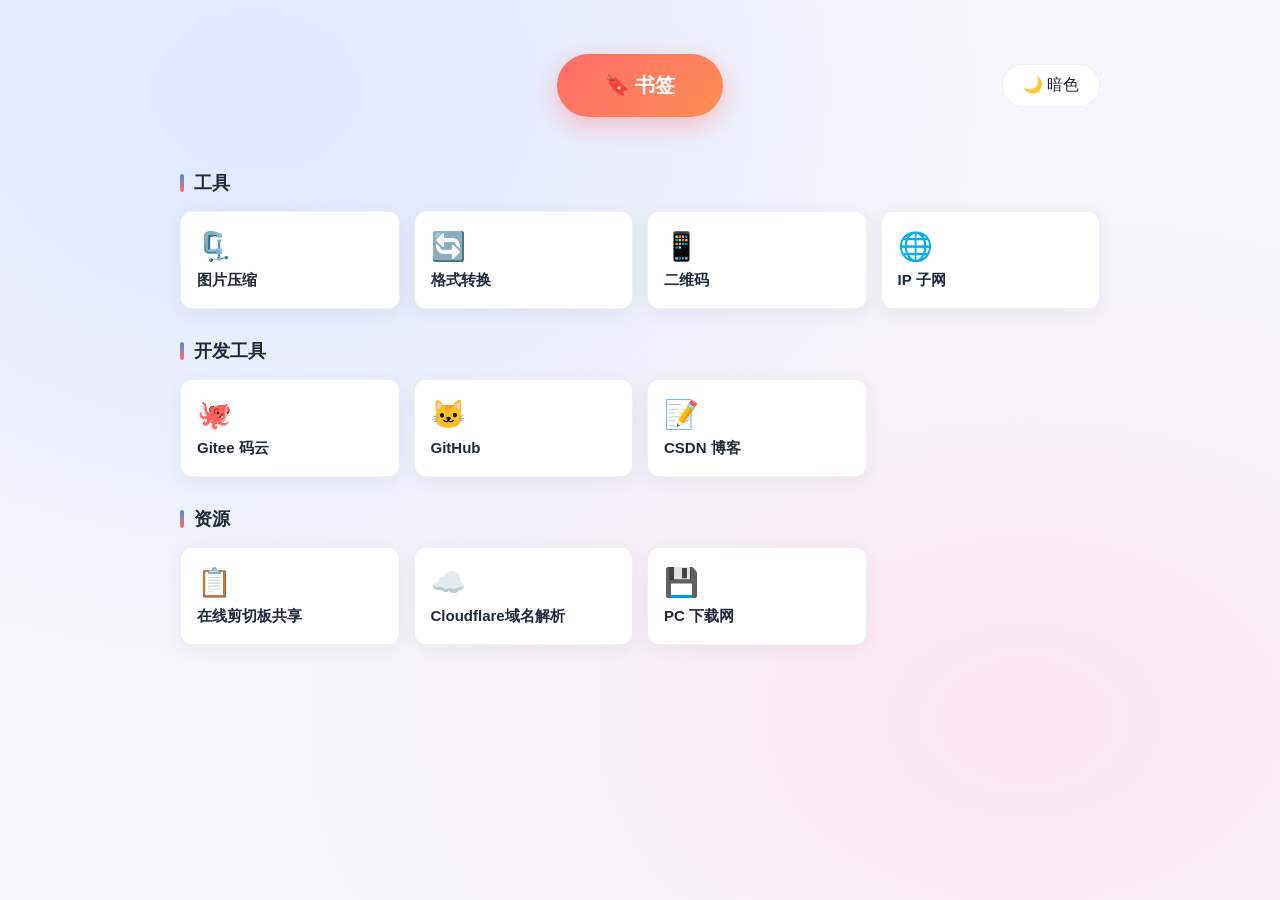
<file: index.html>
<!DOCTYPE html>
<html lang="zh-CN">
<head>
    <meta http-equiv="pragma" content="no-cache" />
    <meta http-equiv="content-type" content="no-cache, must-revalidate" />
    <meta http-equiv="expires" content="Wed, 26 Feb 1997 08:21:57 GMT" />
    <meta charset="UTF-8">
    <meta name="viewport" content="width=device-width, initial-scale=1.0">
    <title>莫移达网站</title>
    <link rel="icon" href="data:image/svg+xml,%3Csvg xmlns='http://www.w3.org/2000/svg' viewBox='0 0 100 100'%3E%3Ctext y='.9em' font-size='90'%3E%F0%9F%A7%AD%3C/text%3E%3C/svg%3E">
    <style>
        :root {
            --bg: #f4f6fb;
            --bg-grad-1: #e0e7ff;
            --bg-grad-2: #fce7f3;
            --text: #1f2937;
            --text-soft: #6b7280;
            --card: #ffffff;
            --border: rgba(0,0,0,0.06);
            --shadow: 0 4px 20px rgba(0,0,0,0.06);
            --shadow-hover: 0 10px 28px rgba(0,0,0,0.12);
            --accent: #4a90e2;
            --accent-2: #357ABD;
            --tool-1: #ff6b6b;
            --tool-2: #ff8e53;
        }
        [data-theme="dark"] {
            --bg: #0f1115;
            --bg-grad-1: #1a1d2b;
            --bg-grad-2: #2a1a2b;
            --text: #e5e7eb;
            --text-soft: #9ca3af;
            --card: #1c1f29;
            --border: rgba(255,255,255,0.08);
            --shadow: 0 4px 20px rgba(0,0,0,0.4);
            --shadow-hover: 0 10px 28px rgba(0,0,0,0.6);
            --accent: #5ea0f0;
            --accent-2: #4a8ad6;
        }
        * { box-sizing: border-box; }
        body {
            font-family: -apple-system, BlinkMacSystemFont, "Segoe UI", "PingFang SC", "Hiragino Sans GB", "Microsoft YaHei", Arial, sans-serif;
            background: var(--bg);
            background-image: radial-gradient(at 20% 10%, var(--bg-grad-1) 0%, transparent 50%),
                              radial-gradient(at 80% 80%, var(--bg-grad-2) 0%, transparent 50%);
            background-attachment: fixed;
            color: var(--text);
            margin: 0;
            padding: 0;
            min-height: 100vh;
            transition: background-color 0.3s, color 0.3s;
        }

        /* 顶部行：左 工具按钮(居中) · 右 主题切换 */
        .top-row {
            max-width: 960px;
            margin: 0 auto;
            padding: 54px 20px 24px;
            display: grid;
            grid-template-columns: 1fr auto 1fr;
            align-items: center;
        }
        .top-row .hero-inner {
            grid-column: 2;
            display: flex;
            justify-content: center;
        }
        .top-row .theme-toggle {
            grid-column: 3;
            justify-self: end;
        }
        .theme-toggle {
            background: var(--card);
            border: 1px solid var(--border);
            border-radius: 24px;
            padding: 10px 20px;
            cursor: pointer;
            font-size: 16px;
            color: var(--text);
            transition: transform 0.15s;
        }
        .theme-toggle:hover { transform: scale(1.05); }

        /* Hero（保留兼容，单纯用于空时撑高） */
        .hero {
            text-align: center;
        }
        .tool-btn {
            display: inline-block;
            padding: 18px 48px;
            font-size: 20px;
            font-weight: bold;
            border: none;
            border-radius: 50px;
            background: linear-gradient(135deg, var(--tool-1) 0%, var(--tool-2) 100%);
            color: #fff;
            cursor: pointer;
            box-shadow: 0 8px 24px rgba(255,107,107,0.4);
            transition: transform 0.2s, box-shadow 0.2s;
            text-decoration: none;
        }
        .tool-btn:hover {
            transform: translateY(-3px) scale(1.03);
            box-shadow: 0 12px 32px rgba(255,107,107,0.55);
        }

        /* 区块容器 */
        .section {
            max-width: 960px;
            margin: 30px auto;
            padding: 0 20px;
        }
        .section-title {
            display: flex;
            align-items: center;
            gap: 10px;
            font-size: 18px;
            font-weight: bold;
            color: var(--text);
            margin: 0 0 16px;
        }
        .section-title::before {
            content: '';
            display: inline-block;
            width: 4px;
            height: 18px;
            background: linear-gradient(180deg, var(--accent), var(--tool-1));
            border-radius: 2px;
        }

        /* 卡片网格 */
        .grid {
            display: grid;
            grid-template-columns: repeat(auto-fill, minmax(200px, 1fr));
            gap: 14px;
        }
        .card {
            background: var(--card);
            border: 1px solid var(--border);
            border-radius: 12px;
            padding: 18px 16px;
            text-decoration: none;
            color: var(--text);
            display: flex;
            flex-direction: column;
            align-items: flex-start;
            gap: 8px;
            box-shadow: var(--shadow);
            transition: transform 0.2s, box-shadow 0.2s, border-color 0.2s;
            cursor: pointer;
        }
        .card:hover {
            transform: translateY(-3px);
            box-shadow: var(--shadow-hover);
            border-color: var(--accent);
        }
        .card .icon {
            font-size: 28px;
        }
        .card .name {
            font-size: 15px;
            font-weight: 600;
        }
        .card .desc {
            font-size: 12px;
            color: var(--text-soft);
        }

        /* 底部 */
        @media (max-width: 600px) {
            .tool-btn { padding: 14px 32px; font-size: 17px; }
            .hero { padding: 20px 16px 16px; }
        }
    </style>
</head>
<body>
    <div class="top-row">
        <div class="hero-inner">
            <a class="tool-btn" href="bookmarks.html">🔖 书签</a>
        </div>
        <button class="theme-toggle" id="themeToggle">🌙 暗色</button>
    </div>

    <div class="section" id="tools">
        <div class="section-title">工具</div>
        <div class="grid">
            <a class="card" href="tools/image-compressor/index.html">
                <div class="icon">🗜️</div>
                <div class="name">图片压缩</div>
            </a>
            <a class="card" href="tools/image-converter/index.html">
                <div class="icon">🔄</div>
                <div class="name">格式转换</div>
            </a>
            <a class="card" href="tools/qrcode/index.html">
                <div class="icon">📱</div>
                <div class="name">二维码</div>
            </a>
            <a class="card" href="tools/ip-calculator/index.html">
                <div class="icon">🌐</div>
                <div class="name">IP 子网</div>
            </a>
        </div>
    </div>

    <div class="section">
        <div class="section-title">开发工具</div>
        <div class="grid">
            <a class="card" href="https://gitee.com/gxmyd" target="_blank">
                <div class="icon">🐙</div>
                <div class="name">Gitee 码云</div>
            </a>
            <a class="card" href="https://github.com/gxmyd" target="_blank">
                <div class="icon">🐱</div>
                <div class="name">GitHub</div>
            </a>
            <a class="card" href="https://blog.csdn.net/m0_74608954?type=blog" target="_blank">
                <div class="icon">📝</div>
                <div class="name">CSDN 博客</div>
            </a>
        </div>
    </div>

    <div class="section">
        <div class="section-title">资源</div>
        <div class="grid">
            <a class="card" href="https://easychuan.cn/" target="_blank">
                <div class="icon">📋</div>
                <div class="name">在线剪切板共享</div>
            </a>
            <a class="card" href="https://dash.cloudflare.com/" target="_blank">
                <div class="icon">☁️</div>
                <div class="name">Cloudflare域名解析</div>
            </a>
            <a class="card" href="https://www.pcsoft.com.cn/" target="_blank">
                <div class="icon">💾</div>
                <div class="name">PC 下载网</div>
            </a>
        </div>
    </div>

    <script>
    // 暗色模式
    const toggle = document.getElementById('themeToggle');
    const saved = localStorage.getItem('theme');
    if (saved === 'dark' || (!saved && window.matchMedia('(prefers-color-scheme: dark)').matches)) {
        document.documentElement.setAttribute('data-theme', 'dark');
        toggle.textContent = '☀️ 亮色';
    }
    toggle.onclick = () => {
        const isDark = document.documentElement.getAttribute('data-theme') === 'dark';
        if (isDark) {
            document.documentElement.removeAttribute('data-theme');
            localStorage.setItem('theme', 'light');
            toggle.textContent = '🌙 暗色';
        } else {
            document.documentElement.setAttribute('data-theme', 'dark');
            localStorage.setItem('theme', 'dark');
            toggle.textContent = '☀️ 亮色';
        }
    };
    </script>
</body>
</html>
</file>
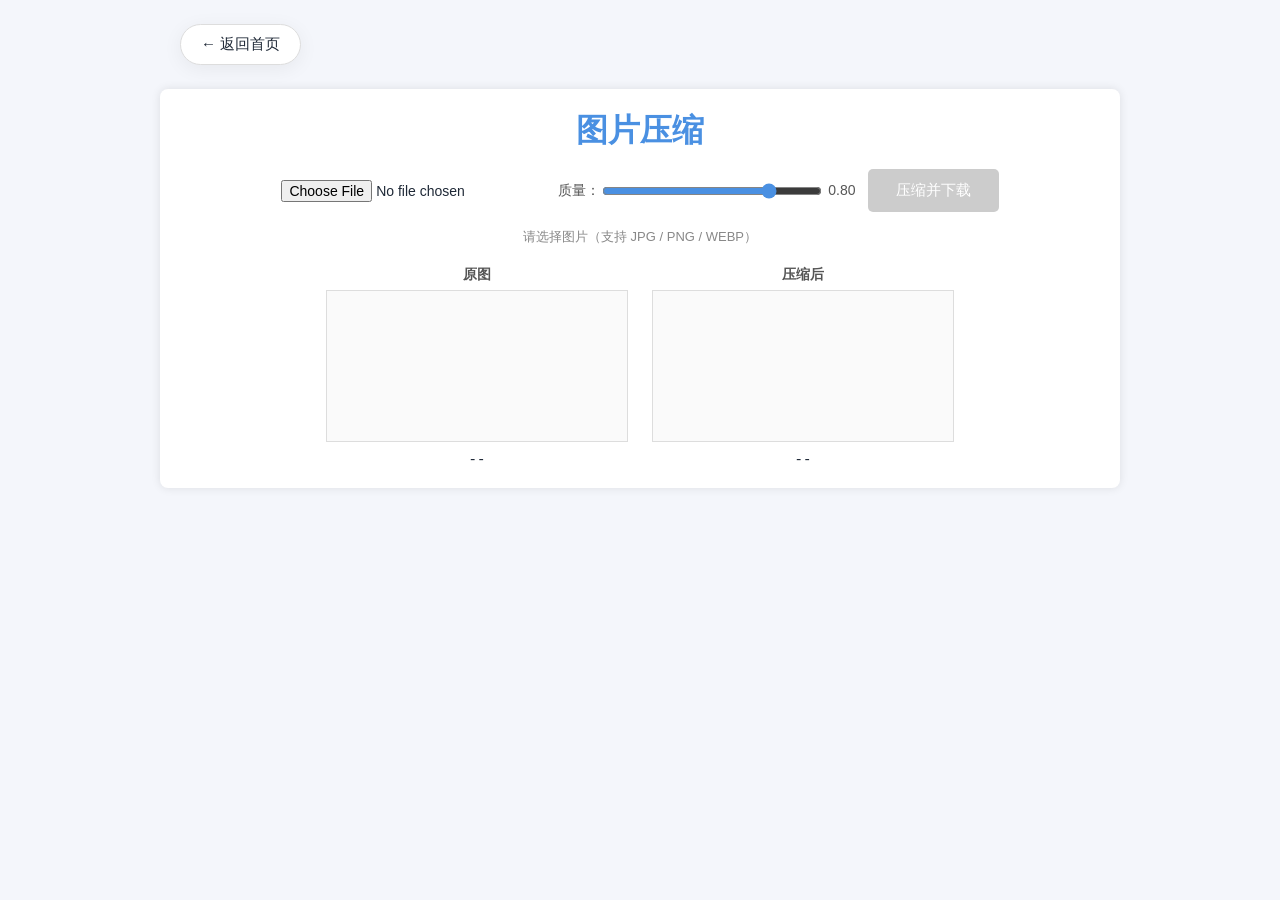
<file: tools/image-compressor/index.html>
<!DOCTYPE html>
<html lang="zh-CN">
<head>
    <meta http-equiv="pragma" content="no-cache" />
    <meta charset="UTF-8">
    <meta name="viewport" content="width=device-width, initial-scale=1.0">
    <link rel="icon" href="data:image/svg+xml,%3Csvg xmlns='http://www.w3.org/2000/svg' viewBox='0 0 100 100'%3E%3Ctext y='.9em' font-size='90'%3E%F0%9F%A7%AD%3C/text%3E%3C/svg%3E">
    <title>图片压缩</title>
        <link rel="stylesheet" href="../_theme.css">
<style>
        * { box-sizing: border-box; }
        body { font-family: Arial, sans-serif; background: var(--bg); color: var(--text);; margin: 0; padding: 0 16px 40px; }
        .topbar { max-width: 960px; margin: 20px auto 0; padding: 4px 20px;     }
        .topbar button {
            display: inline-flex;
            align-items: center;
            gap: 6px;
            padding: 10px 20px;
            font-size: 15px;
            border: 1px solid var(--border);
            border-radius: 24px;
            background: var(--card);
            color: var(--text);;
            cursor: pointer;
            box-shadow: 0 4px 20px rgba(0,0,0,0.06);
            transition: transform 0.15s, box-shadow 0.15s, border-color 0.15s, color 0.15s;
        }
        .topbar button:hover {
            transform: translateX(-2px);
            box-shadow: 0 10px 28px rgba(0,0,0,0.12);
            border-color: var(--accent);
            color: var(--accent);
        }
        .container { max-width: 960px; margin: 20px auto; padding: 20px; background: var(--card); border-radius: 8px; box-shadow: 0 0 10px rgba(0,0,0,0.1); }
        h1 { color: var(--accent); margin: 0 0 16px; text-align: center; }
        .controls { margin: 16px 0; display: flex; flex-wrap: wrap; gap: 12px; align-items: center; justify-content: center; }
        .controls label { font-size: 14px; color: var(--text-soft); }
        .controls input[type=file] { font-size: 14px; }
        .controls input[type=range] { width: 220px; vertical-align: middle; }
        .btn { padding: 12px 28px; font-size: 15px; border: none; border-radius: 5px; background: var(--accent); color: #fff; cursor: pointer; }
        .btn:hover { background: var(--accent-2); }
        .btn:disabled { background: var(--disabled-bg); cursor: not-allowed; }
        .preview { display: flex; gap: 24px; flex-wrap: wrap; justify-content: center; align-items: flex-start; margin-top: 20px; }
        .preview-block { text-align: center; }
        .preview-block h3 { margin: 0 0 6px; font-size: 14px; color: var(--text-soft); }
        .preview-block canvas { max-width: 360px; max-height: 360px; border: 1px solid var(--border); background: var(--code-bg); }
        .preview-block .size { margin-top: 6px; font-size: 14px; color: var(--text);; font-family: 'Courier New', monospace; }
        .preview-block .size .delta { font-weight: bold; }
        .preview-block .size .delta.down { color: var(--success); }
        .preview-block .size .delta.up { color: var(--warning); }
        .info { font-size: 13px; color: var(--text-mute); margin: 6px 0; text-align: center; }
    </style>
</head>
<body>
    <div class="topbar"><button onclick="window.location.href='../../index.html'">← 返回首页</button></div>
    <div class="container">
        <h1>图片压缩</h1>
        <div class="controls">
            <input type="file" id="file" accept="image/*">
            <label>质量：<input type="range" id="q" min="0.1" max="1" step="0.05" value="0.8"> <span id="qVal">0.80</span></label>
            <button class="btn" id="btn" disabled>压缩并下载</button>
        </div>
        <div class="info" id="info">请选择图片（支持 JPG / PNG / WEBP）</div>
        <div class="preview">
            <div class="preview-block">
                <h3>原图</h3>
                <canvas id="orig"></canvas>
                <div class="size" id="origSize">--</div>
            </div>
            <div class="preview-block">
                <h3>压缩后</h3>
                <canvas id="out"></canvas>
                <div class="size" id="outSize">--</div>
            </div>
        </div>
    </div>
    <script>
    const orig = document.getElementById('orig');
    const out = document.getElementById('out');
    const fileInput = document.getElementById('file');
    const qInput = document.getElementById('q');
    const qVal = document.getElementById('qVal');
    const btn = document.getElementById('btn');
    const info = document.getElementById('info');
    const origSize = document.getElementById('origSize');
    const outSize = document.getElementById('outSize');

    let img = null, origFileSize = 0, origW = 0, origH = 0;
    const MAX_DISPLAY = 360;

    qInput.oninput = () => { qVal.textContent = (+qInput.value).toFixed(2); if (img) compress(); };

    fileInput.onchange = (e) => {
        const f = e.target.files[0];
        if (!f) return;
        origFileSize = f.size;
        const i = new Image();
        i.onload = () => {
            img = i; origW = i.width; origH = i.height;
            const ratio = Math.min(1, MAX_DISPLAY / Math.max(i.width, i.height));
            orig.width = Math.round(i.width * ratio);
            orig.height = Math.round(i.height * ratio);
            orig.getContext('2d').drawImage(i, 0, 0, orig.width, orig.height);
            out.width = orig.width; out.height = orig.height;
            out.getContext('2d').drawImage(i, 0, 0, out.width, out.height);
            origSize.innerHTML = `${i.width}×${i.height} · <strong>${formatKB(origFileSize)}</strong>`;
            info.textContent = `${f.name || '未命名'} · ${i.width}×${i.height} · ${f.type || '未知格式'}`;
            compress();
            btn.disabled = false;
        };
        i.src = URL.createObjectURL(f);
    };

    function formatKB(bytes) {
        if (bytes < 1024) return bytes + ' B';
        if (bytes < 1024 * 1024) return (bytes / 1024).toFixed(1) + ' KB';
        return (bytes / 1024 / 1024).toFixed(2) + ' MB';
    }

    function compress() {
        if (!img) return;
        const q = +qInput.value;
        // PNG 不支持 quality 参数；自动切到 image/jpeg 走质量模式
        const mime = 'image/jpeg';
        out.getContext('2d').drawImage(img, 0, 0, out.width, out.height);
        out.toBlob((blob) => {
            if (!blob) { outSize.textContent = '压缩失败'; return; }
            const newKB = formatKB(blob.size);
            const delta = ((blob.size - origFileSize) / origFileSize * 100);
            const cls = delta < 0 ? 'down' : 'up';
            const sign = delta < 0 ? '' : '+';
            outSize.innerHTML = `${origW}×${origH} · <strong>${newKB}</strong> <span class="delta ${cls}">(${sign}${delta.toFixed(0)}%)</span>`;
            out._lastBlob = blob;
        }, mime, q);
    }

    btn.onclick = () => {
        if (!out._lastBlob) return;
        const url = URL.createObjectURL(out._lastBlob);
        const a = document.createElement('a');
        a.href = url;
        a.download = `compressed_${Date.now()}.jpg`;
        a.click();
        setTimeout(() => URL.revokeObjectURL(url), 1000);
    };
    </script>
    <script src="../_theme.js"></script>
</body>
</html>
</file>
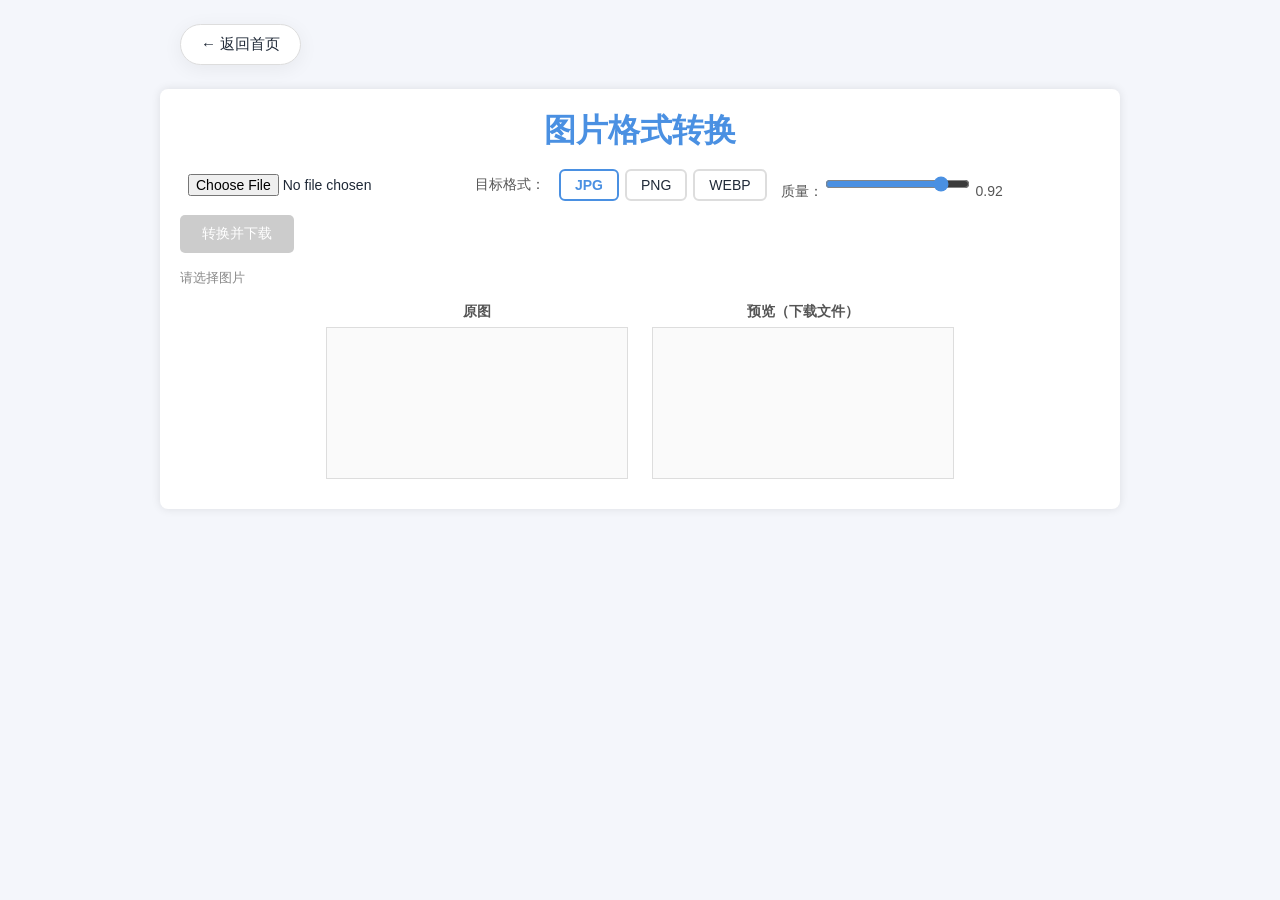
<file: tools/image-converter/index.html>
<!DOCTYPE html>
<html lang="zh-CN">
<head>
    <meta http-equiv="pragma" content="no-cache" />
    <meta charset="UTF-8">
    <meta name="viewport" content="width=device-width, initial-scale=1.0">
    <link rel="icon" href="data:image/svg+xml,%3Csvg xmlns='http://www.w3.org/2000/svg' viewBox='0 0 100 100'%3E%3Ctext y='.9em' font-size='90'%3E%F0%9F%A7%AD%3C/text%3E%3C/svg%3E">
    <title>格式转换 - JPG/PNG/WEBP</title>
        <link rel="stylesheet" href="../_theme.css">
<style>
        * { box-sizing: border-box; }
        body { font-family: Arial, sans-serif; background: var(--bg); color: var(--text);; margin: 0; padding: 0 16px 40px; }
        .topbar { max-width: 960px; margin: 20px auto 0; padding: 4px 20px;     }
        .topbar button {
            display: inline-flex;
            align-items: center;
            gap: 6px;
            padding: 10px 20px;
            font-size: 15px;
            border: 1px solid var(--border);
            border-radius: 24px;
            background: var(--card);
            color: var(--text);;
            cursor: pointer;
            box-shadow: 0 4px 20px rgba(0,0,0,0.06);
            transition: transform 0.15s, box-shadow 0.15s, border-color 0.15s, color 0.15s;
        }
        .topbar button:hover {
            transform: translateX(-2px);
            box-shadow: 0 10px 28px rgba(0,0,0,0.12);
            border-color: var(--accent);
            color: var(--accent);
        }
        .container { max-width: 960px; margin: 20px auto; padding: 20px; background: var(--card); border-radius: 8px; box-shadow: 0 0 10px rgba(0,0,0,0.1); }
        h1 { color: var(--accent); margin: 0 0 16px; text-align: center; }
        .controls { display: flex; flex-wrap: wrap; gap: 14px; align-items: center; margin: 16px 0; }
        .controls label { font-size: 14px; color: var(--text-soft); }
        select, input[type=range], input[type=file] { font-size: 14px; padding: 4px 8px; }
        .btn { padding: 10px 22px; font-size: 14px; border: none; border-radius: 5px; background: var(--accent); color: #fff; cursor: pointer; }
        .btn:hover { background: var(--accent-2); }
        .btn:disabled { background: var(--disabled-bg); cursor: not-allowed; }
        .preview { display: flex; gap: 24px; flex-wrap: wrap; justify-content: center; align-items: flex-start; margin-top: 16px; }
        .preview-block { text-align: center; }
        .preview-block h3 { margin: 0 0 6px; font-size: 14px; color: var(--text-soft); }
        .preview-block canvas { max-width: 380px; max-height: 380px; border: 1px solid var(--border); background: var(--code-bg); }
        .info { font-size: 13px; color: var(--text-mute); margin: 6px 0; }
        .formats { display: flex; gap: 6px; }
        .fmt { padding: 6px 14px; border: 2px solid var(--border); border-radius: 6px; cursor: pointer; font-size: 14px; background: var(--card); }
        .fmt.active { border-color: var(--accent); color: var(--accent); font-weight: bold; }
    </style>
</head>
<body>
    <div class="topbar"><button onclick="window.location.href='../../index.html'">← 返回首页</button></div>
    <div class="container">
        <h1>图片格式转换</h1>
        <div class="controls">
            <input type="file" id="file" accept="image/*">
            <label>目标格式：</label>
            <div class="formats">
                <div class="fmt active" data-fmt="image/jpeg">JPG</div>
                <div class="fmt" data-fmt="image/png">PNG</div>
                <div class="fmt" data-fmt="image/webp">WEBP</div>
            </div>
            <label>质量：<input type="range" id="quality" min="0.1" max="1" step="0.05" value="0.92"> <span id="qVal">0.92</span></label>
            <button class="btn" id="btn" disabled>转换并下载</button>
        </div>
        <div class="info" id="info">请选择图片</div>
        <div class="preview">
            <div class="preview-block"><h3>原图</h3><canvas id="orig"></canvas></div>
            <div class="preview-block"><h3>预览（下载文件）</h3><canvas id="out"></canvas><div class="info" id="sizeInfo"></div></div>
        </div>
    </div>
    <script>
    const origCanvas = document.getElementById('orig');
    const outCanvas = document.getElementById('out');
    const fileInput = document.getElementById('file');
    const quality = document.getElementById('quality');
    const qVal = document.getElementById('qVal');
    const btn = document.getElementById('btn');
    const info = document.getElementById('info');
    const sizeInfo = document.getElementById('sizeInfo');
    let curFmt = 'image/jpeg';
    let curImg = null;
    let curFileSize = 0;

    document.querySelectorAll('.fmt').forEach(el => {
        el.onclick = () => {
            document.querySelectorAll('.fmt').forEach(x => x.classList.remove('active'));
            el.classList.add('active');
            curFmt = el.dataset.fmt;
            quality.disabled = (curFmt === 'image/png');
            quality.style.opacity = quality.disabled ? 0.4 : 1;
            previewOut();
        };
    });
    quality.oninput = () => { qVal.textContent = (+quality.value).toFixed(2); previewOut(); };

    fileInput.onchange = (e) => {
        const f = e.target.files[0];
        if (!f) return;
        curFileSize = f.size;
        const img = new Image();
        img.onload = () => {
            curImg = img;
            const ratio = Math.min(1, 380 / Math.max(img.width, img.height));
            origCanvas.width = Math.round(img.width * ratio);
            origCanvas.height = Math.round(img.height * ratio);
            origCanvas.getContext('2d').drawImage(img, 0, 0, origCanvas.width, origCanvas.height);
            outCanvas.width = origCanvas.width;
            outCanvas.height = origCanvas.height;
            outCanvas.getContext('2d').drawImage(img, 0, 0, outCanvas.width, outCanvas.height);
            info.textContent = `原图：${img.width}×${img.height} · ${(f.size/1024).toFixed(1)} KB · ${f.type || '未知格式'}`;
            previewOut();
            btn.disabled = false;
        };
        img.src = URL.createObjectURL(f);
    };

    function previewOut() {
        if (!curImg) return;
        const q = quality.disabled ? undefined : +quality.value;
        outCanvas.toBlob((blob) => {
            if (!blob) { sizeInfo.textContent = '当前浏览器不支持此格式'; return; }
            const url = URL.createObjectURL(blob);
            const img2 = new Image();
            img2.onload = () => {
                outCanvas.getContext('2d').drawImage(img2, 0, 0, outCanvas.width, outCanvas.height);
                const ratio = curFileSize ? (blob.size / curFileSize * 100).toFixed(0) : 100;
                sizeInfo.textContent = `转换后：${(blob.size/1024).toFixed(1)} KB（约 ${ratio}% 大小）`;
                URL.revokeObjectURL(url);
            };
            img2.src = url;
        }, curFmt, q);
    }

    btn.onclick = () => {
        if (!curImg) return;
        const q = quality.disabled ? undefined : +quality.value;
        outCanvas.toBlob((blob) => {
            if (!blob) { alert('当前浏览器不支持此格式导出'); return; }
            const url = URL.createObjectURL(blob);
            const a = document.createElement('a');
            a.href = url;
            const ext = curFmt.split('/')[1].replace('jpeg', 'jpg');
            a.download = `converted_${Date.now()}.${ext}`;
            a.click();
            setTimeout(() => URL.revokeObjectURL(url), 1000);
        }, curFmt, q);
    };
    </script>
    <script src="../_theme.js"></script>
</body>
</html>
</file>
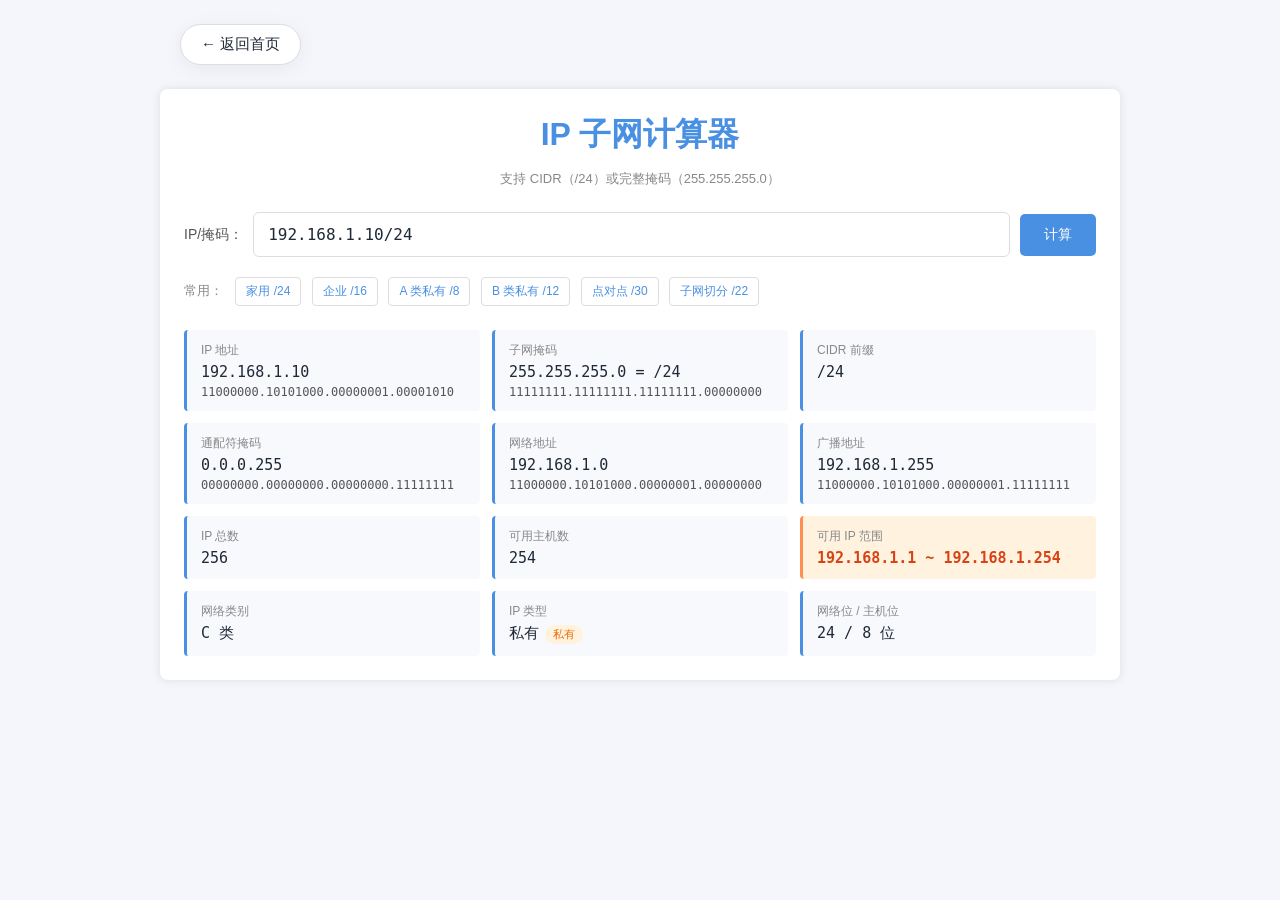
<file: tools/ip-calculator/index.html>
<!DOCTYPE html>
<html lang="zh-CN">
<head>
    <meta http-equiv="pragma" content="no-cache" />
    <meta charset="UTF-8">
    <meta name="viewport" content="width=device-width, initial-scale=1.0">
    <link rel="icon" href="data:image/svg+xml,%3Csvg xmlns='http://www.w3.org/2000/svg' viewBox='0 0 100 100'%3E%3Ctext y='.9em' font-size='90'%3E%F0%9F%A7%AD%3C/text%3E%3C/svg%3E">
    <title>IP 子网计算器</title>
        <link rel="stylesheet" href="../_theme.css">
<style>
        * { box-sizing: border-box; }
        body { font-family: -apple-system, BlinkMacSystemFont, "Segoe UI", "PingFang SC", "Microsoft YaHei", Arial, sans-serif; background: var(--bg); color: var(--text); margin: 0; padding: 0 16px 40px; }
        .topbar { max-width: 960px; margin: 20px auto 0; padding: 4px 20px;    }
        .topbar button {
            display: inline-flex;
            align-items: center;
            gap: 6px;
            padding: 10px 20px;
            font-size: 15px;
            border: 1px solid var(--border);
            border-radius: 24px;
            background: var(--card);
            color: var(--text);;
            cursor: pointer;
            box-shadow: 0 4px 20px rgba(0,0,0,0.06);
            transition: transform 0.15s, box-shadow 0.15s, border-color 0.15s, color 0.15s;
        }
        .topbar button:hover {
            transform: translateX(-2px);
            box-shadow: 0 10px 28px rgba(0,0,0,0.12);
            border-color: var(--accent);
            color: var(--accent);
        }
        .container { max-width: 960px; margin: 20px auto; padding: 24px; background: var(--card); border-radius: 8px; box-shadow: 0 0 10px rgba(0,0,0,0.1); }
        h1 { color: var(--accent); margin: 0 0 8px; text-align: center; }
        .sub { text-align: center; color: var(--text-mute); font-size: 13px; margin-bottom: 24px; }
        .input-row { display: flex; gap: 10px; align-items: center; flex-wrap: wrap; margin-bottom: 20px; }
        .input-row label { font-size: 14px; color: var(--text-soft); }
        .input-row input { flex: 1; min-width: 200px; padding: 12px 14px; font-size: 16px; font-family: 'Consolas', 'Monaco', monospace; border: 1px solid var(--border); border-radius: 6px; outline: none; }
        .input-row input:focus { border-color: var(--accent); }
        .btn { padding: 12px 24px; font-size: 14px; border: none; border-radius: 5px; background: var(--accent); color: #fff; cursor: pointer; }
        .btn:hover { background: var(--accent-2); }
        .presets { margin-bottom: 20px; }
        .presets span { font-size: 13px; color: var(--text-mute); margin-right: 8px; }
        .presets button { padding: 5px 10px; font-size: 12px; border: 1px solid var(--border); background: var(--card); color: var(--accent); border-radius: 4px; cursor: pointer; margin-right: 6px; margin-bottom: 4px; }
        .presets button:hover { background: var(--accent); color: #fff; }
        .results { display: grid; grid-template-columns: repeat(auto-fit, minmax(280px, 1fr)); gap: 12px; }
        .item { background: var(--soft-bg); border-left: 3px solid var(--accent); padding: 12px 14px; border-radius: 4px; }
        .item .lbl { font-size: 12px; color: var(--text-mute); margin-bottom: 4px; }
        .item .val { font-family: 'Consolas', 'Monaco', monospace; font-size: 15px; color: var(--text); word-break: break-all; }
        .item.highlight { background: var(--highlight-bg); border-left-color: var(--highlight-border); }
        .item.highlight .val { color: var(--highlight-text); font-weight: bold; }
        .err { background: var(--err-bg); border-left-color: var(--err-border); color: var(--err-text); padding: 12px 14px; border-radius: 4px; font-size: 14px; display: none; }
        .err.show { display: block; }
        .binary { font-size: 12px; color: var(--text-soft); margin-top: 4px; font-family: 'Consolas', 'Monaco', monospace; word-break: break-all; }
        .badge { display: inline-block; padding: 2px 8px; font-size: 11px; border-radius: 10px; margin-left: 6px; }
        .badge.pub { background: var(--pub-bg); color: var(--pub-text); }
        .badge.priv { background: var(--highlight-bg); color: var(--priv-text); }
        .badge.special { background: var(--special-bg); color: var(--special-text); }
    </style>
</head>
<body>
    <div class="topbar"><button onclick="window.location.href='../../index.html'">← 返回首页</button></div>
    <div class="container">
        <h1>IP 子网计算器</h1>
        <p class="sub">支持 CIDR（/24）或完整掩码（255.255.255.0）</p>
        <div class="input-row">
            <label>IP/掩码：</label>
            <input id="input" type="text" value="192.168.1.10/24" placeholder="例如：192.168.1.10/24 或 192.168.1.10 255.255.255.0" autocomplete="off">
            <button class="btn" id="btnCalc">计算</button>
        </div>
        <div class="presets">
            <span>常用：</span>
            <button data-v="192.168.1.1/24">家用 /24</button>
            <button data-v="192.168.0.1/16">企业 /16</button>
            <button data-v="10.0.0.1/8">A 类私有 /8</button>
            <button data-v="172.16.0.1/12">B 类私有 /12</button>
            <button data-v="192.168.1.0/30">点对点 /30</button>
            <button data-v="172.20.0.1/22">子网切分 /22</button>
        </div>
        <div id="err" class="err"></div>
        <div class="results" id="results"></div>
    </div>
    <script>
    function ipToInt(ip) {
        const parts = ip.split('.');
        if (parts.length !== 4) throw 'IP 必须是 4 段';
        let n = 0;
        for (let i = 0; i < 4; i++) {
            const p = +parts[i];
            if (!Number.isInteger(p) || p < 0 || p > 255) throw `第 ${i+1} 段 "${parts[i]}" 不合法（需 0-255）`;
            n = (n * 256) + p;
        }
        return n >>> 0;
    }
    function intToIp(n) {
        return [(n >>> 24) & 0xff, (n >>> 16) & 0xff, (n >>> 8) & 0xff, n & 0xff].join('.');
    }
    function intToBinary(n) {
        return n.toString(2).padStart(32, '0').match(/.{1,8}/g).join('.');
    }
    function cidrToMask(cidr) {
        if (cidr < 0 || cidr > 32) throw 'CIDR 必须在 0-32 之间';
        return cidr === 0 ? 0 : (0xffffffff << (32 - cidr)) >>> 0;
    }
    function maskToCidr(mask) {
        let n = 0;
        while (mask) { n += mask & 1; mask >>>= 1; }
        return n;
    }
    function getClass(first) {
        if (first < 128) return 'A';
        if (first < 192) return 'B';
        if (first < 224) return 'C';
        if (first < 240) return 'D (组播)';
        return 'E (保留)';
    }
    function getType(ipInt) {
        const first = (ipInt >>> 24) & 0xff;
        const second = (ipInt >>> 16) & 0xff;
        if (first === 10) return { tag: 'priv', label: '私有' };
        if (first === 172 && second >= 16 && second <= 31) return { tag: 'priv', label: '私有' };
        if (first === 192 && second === 168) return { tag: 'priv', label: '私有' };
        if (first === 127) return { tag: 'special', label: '回环' };
        if (first === 169 && second === 254) return { tag: 'special', label: '链路本地' };
        if (first >= 224) return { tag: 'special', label: '组播/保留' };
        if (first === 0) return { tag: 'special', label: '本网络' };
        return { tag: 'pub', label: '公网' };
    }

    function calc() {
        const raw = document.getElementById('input').value.trim();
        const errEl = document.getElementById('err');
        const res = document.getElementById('results');
        errEl.classList.remove('show');
        res.innerHTML = '';
        try {
            let ipStr, maskStr;
            if (raw.includes('/')) {
                const [ip, m] = raw.split('/').map(s => s.trim());
                ipStr = ip;
                maskStr = m;
            } else if (raw.includes(' ')) {
                const parts = raw.split(/\s+/);
                ipStr = parts[0]; maskStr = parts[1];
            } else {
                throw '请用 / 或空格分隔 IP 和掩码（例：192.168.1.10/24）';
            }
            const ipInt = ipToInt(ipStr);
            let maskInt, cidr;
            if (/^\d+$/.test(maskStr)) {
                cidr = +maskStr;
                maskInt = cidrToMask(cidr);
            } else {
                maskInt = ipToInt(maskStr);
                cidr = maskToCidr(maskInt);
                if (cidr < 0 || cidr > 32 || cidrToMask(cidr) !== maskInt) throw '掩码不合法（非连续 1）';
            }
            const network = (ipInt & maskInt) >>> 0;
            const wildcard = (~maskInt) >>> 0;
            const broadcast = (network | wildcard) >>> 0;
            const total = Math.pow(2, 32 - cidr);
            const usable = cidr >= 31 ? (cidr === 32 ? 1 : 2) : total - 2;
            const firstUsable = cidr >= 31 ? network : (network + 1) >>> 0;
            const lastUsable = cidr >= 31 ? broadcast : (broadcast - 1) >>> 0;
            const first = (ipInt >>> 24) & 0xff;
            const ipType = getType(ipInt);

            const items = [
                { lbl: 'IP 地址', val: intToIp(ipInt), bin: intToBinary(ipInt) },
                { lbl: '子网掩码', val: intToIp(maskInt) + ' = /' + cidr, bin: intToBinary(maskInt) },
                { lbl: 'CIDR 前缀', val: '/' + cidr },
                { lbl: '通配符掩码', val: intToIp(wildcard), bin: intToBinary(wildcard) },
                { lbl: '网络地址', val: intToIp(network), bin: intToBinary(network) },
                { lbl: '广播地址', val: intToIp(broadcast), bin: intToBinary(broadcast) },
                { lbl: 'IP 总数', val: total.toLocaleString() },
                { lbl: '可用主机数', val: usable.toLocaleString() + (cidr >= 31 ? '（全可用）' : '') },
                { lbl: '可用 IP 范围', val: intToIp(firstUsable) + '  ~  ' + intToIp(lastUsable), highlight: true },
                { lbl: '网络类别', val: getClass(first) + ' 类' },
                { lbl: 'IP 类型', val: ipType.label, badge: ipType },
                { lbl: '网络位 / 主机位', val: cidr + ' / ' + (32 - cidr) + ' 位' },
            ];

            for (const it of items) {
                const div = document.createElement('div');
                div.className = 'item' + (it.highlight ? ' highlight' : '');
                const badge = it.badge ? `<span class="badge ${it.badge.tag}">${it.badge.label}</span>` : '';
                div.innerHTML = `<div class="lbl">${it.lbl}</div><div class="val">${it.val}${badge}</div>` + (it.bin ? `<div class="binary">${it.bin}</div>` : '');
                res.appendChild(div);
            }
        } catch (e) {
            errEl.textContent = '❌ ' + e;
            errEl.classList.add('show');
        }
    }

    document.getElementById('btnCalc').onclick = calc;
    document.getElementById('input').addEventListener('input', calc);
    document.querySelectorAll('.presets button').forEach(b => {
        b.onclick = () => { document.getElementById('input').value = b.dataset.v; calc(); };
    });
    calc();
    </script>
    <script src="../_theme.js"></script>
</body>
</html>
</file>
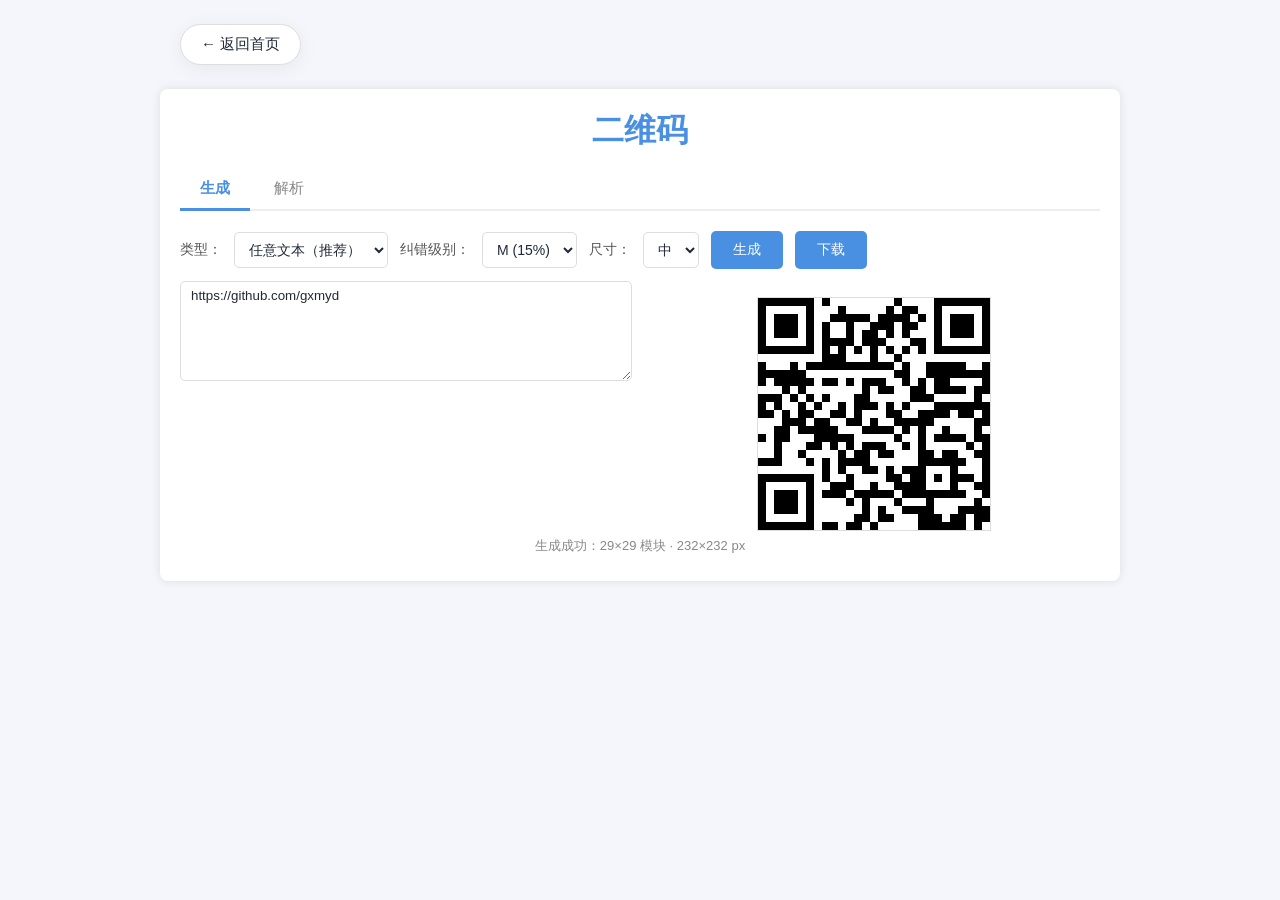
<file: tools/qrcode/index.html>
<!DOCTYPE html>
<html lang="zh-CN">
<head>
    <meta http-equiv="pragma" content="no-cache" />
    <meta charset="UTF-8">
    <meta name="viewport" content="width=device-width, initial-scale=1.0">
    <link rel="icon" href="data:image/svg+xml,%3Csvg xmlns='http://www.w3.org/2000/svg' viewBox='0 0 100 100'%3E%3Ctext y='.9em' font-size='90'%3E%F0%9F%A7%AD%3C/text%3E%3C/svg%3E">
    <title>二维码 - 生成 / 解析</title>
        <link rel="stylesheet" href="../_theme.css">
<style>
        * { box-sizing: border-box; }
        body { font-family: Arial, sans-serif; background: var(--bg); color: var(--text);; margin: 0; padding: 0 16px 40px; }
        .topbar { max-width: 960px; margin: 20px auto 0; padding: 4px 20px;     }
        .topbar button {
            display: inline-flex;
            align-items: center;
            gap: 6px;
            padding: 10px 20px;
            font-size: 15px;
            border: 1px solid var(--border);
            border-radius: 24px;
            background: var(--card);
            color: var(--text);;
            cursor: pointer;
            box-shadow: 0 4px 20px rgba(0,0,0,0.06);
            transition: transform 0.15s, box-shadow 0.15s, border-color 0.15s, color 0.15s;
        }
        .topbar button:hover {
            transform: translateX(-2px);
            box-shadow: 0 10px 28px rgba(0,0,0,0.12);
            border-color: var(--accent);
            color: var(--accent);
        }
        .container { max-width: 960px; margin: 20px auto; padding: 20px; background: var(--card); border-radius: 8px; box-shadow: 0 0 10px rgba(0,0,0,0.1); }
        h1 { color: var(--accent); margin: 0 0 16px; text-align: center; }
        .tabs { display: flex; gap: 4px; margin-bottom: 20px; border-bottom: 2px solid var(--border-soft); }
        .tab { padding: 10px 20px; cursor: pointer; border: none; background: none; font-size: 15px; color: var(--text-mute); border-bottom: 3px solid transparent; margin-bottom: -2px; }
        .tab.active { color: var(--accent); border-bottom-color: var(--accent); font-weight: bold; }
        .panel { display: none; }
        .panel.active { display: block; }
        .controls { display: flex; flex-wrap: wrap; gap: 12px; align-items: center; margin: 12px 0; }
        .controls label { font-size: 14px; color: var(--text-soft); }
        .controls input[type=text], .controls textarea, .controls select { padding: 8px 10px; font-size: 14px; }
        textarea { width: 100%; min-height: 100px; resize: vertical; }
        .btn { padding: 10px 22px; font-size: 14px; border: none; border-radius: 5px; background: var(--accent); color: #fff; cursor: pointer; }
        .btn:hover { background: var(--accent-2); }
        .btn:disabled { background: var(--disabled-bg); cursor: not-allowed; }
        .stage { display: flex; justify-content: center; margin-top: 16px; }
        .stage canvas { background: var(--card); border: 1px solid var(--border); }
        .info { font-size: 13px; color: var(--text-mute); margin: 6px 0; text-align: center; }
        .row { display: grid; grid-template-columns: 1fr 1fr; gap: 16px; }
        @media (max-width: 700px) { .row { grid-template-columns: 1fr; } }
    </style>
</head>
<body>
    <div class="topbar"><button onclick="window.location.href='../../index.html'">← 返回首页</button></div>
    <div class="container">
        <h1>二维码</h1>
        <div class="tabs">
            <button class="tab active" data-tab="gen">生成</button>
            <button class="tab" data-tab="parse">解析</button>
        </div>

        <div class="panel active" id="panel-gen">
            <div class="controls">
                <label>类型：</label>
                <select id="genType">
                    <option value="0">数字</option>
                    <option value="1">字母数字</option>
                    <option value="2">汉字（实验）</option>
                    <option value="3" selected>任意文本（推荐）</option>
                </select>
                <label>纠错级别：</label>
                <select id="ecLevel">
                    <option value="L">L (7%)</option>
                    <option value="M" selected>M (15%)</option>
                    <option value="Q">Q (25%)</option>
                    <option value="H">H (30%)</option>
                </select>
                <label>尺寸：</label>
                <select id="size">
                    <option value="4">小</option>
                    <option value="8" selected>中</option>
                    <option value="12">大</option>
                </select>
                <button class="btn" id="btnGen">生成</button>
                <button class="btn" id="btnDl" disabled>下载</button>
            </div>
            <div class="row">
                <div>
                    <textarea id="genText" placeholder="输入要生成二维码的文本或链接">https://github.com/gxmyd</textarea>
                </div>
                <div class="stage"><canvas id="genCanvas"></canvas></div>
            </div>
            <div class="info" id="genInfo">点"生成"开始</div>
        </div>

        <div class="panel" id="panel-parse">
            <div class="controls">
                <input type="file" id="qrFile" accept="image/*">
                <button class="btn" id="btnParse">解析</button>
            </div>
            <div class="row">
                <div class="stage"><canvas id="parseCanvas"></canvas></div>
                <div>
                    <div class="info" id="parseInfo">请上传二维码图片</div>
                    <textarea id="parseResult" readonly placeholder="解析结果会显示在这里"></textarea>
                </div>
            </div>
        </div>
    </div>

    <script src="lib/qrcode.min.js"></script>
    <script src="lib/jsQR.js"></script>
    <script>
    document.querySelectorAll('.tab').forEach(t => {
        t.onclick = () => {
            document.querySelectorAll('.tab').forEach(x => x.classList.remove('active'));
            document.querySelectorAll('.panel').forEach(x => x.classList.remove('active'));
            t.classList.add('active');
            document.getElementById('panel-' + t.dataset.tab).classList.add('active');
        };
    });

    // ===== 生成 =====
    const genCanvas = document.getElementById('genCanvas');
    const genInfo = document.getElementById('genInfo');
    const btnGen = document.getElementById('btnGen');
    const btnDl = document.getElementById('btnDl');

    function generate() {
        const text = document.getElementById('genText').value.trim();
        if (!text) { genInfo.textContent = '请输入内容'; return; }
        const type = +document.getElementById('genType').value;
        const ec = document.getElementById('ecLevel').value;
        const cellSize = +document.getElementById('size').value;
        try {
            const qr = qrcode(type, ec);
            qr.addData(text);
            qr.make();
            const moduleCount = qr.getModuleCount();
            const size = moduleCount * cellSize;
            genCanvas.width = size;
            genCanvas.height = size;
            const ctx = genCanvas.getContext('2d');
            ctx.fillStyle = '#fff';
            ctx.fillRect(0, 0, size, size);
            ctx.fillStyle = '#000';
            for (let r = 0; r < moduleCount; r++) {
                for (let c = 0; c < moduleCount; c++) {
                    if (qr.isDark(r, c)) ctx.fillRect(c * cellSize, r * cellSize, cellSize, cellSize);
                }
            }
            genInfo.textContent = `生成成功：${moduleCount}×${moduleCount} 模块 · ${size}×${size} px`;
            btnDl.disabled = false;
        } catch (e) {
            const msg = (e && (e.message || e.toString())) || '未知错误（可能文本过长或版本容量不足）';
            genInfo.textContent = '生成失败：' + msg;
        }
    }
    btnGen.onclick = generate;
    document.getElementById('genText').oninput = () => { btnDl.disabled = true; genInfo.textContent = '点击"生成"开始'; };
    generate();
    btnDl.onclick = () => {
        genCanvas.toBlob(b => {
            const u = URL.createObjectURL(b);
            const a = document.createElement('a'); a.href = u; a.download = `qrcode_${Date.now()}.png`; a.click();
            setTimeout(() => URL.revokeObjectURL(u), 1000);
        });
    };

    // ===== 解析 =====
    const parseCanvas = document.getElementById('parseCanvas');
    const parseInfo = document.getElementById('parseInfo');
    const parseResult = document.getElementById('parseResult');
    document.getElementById('qrFile').onchange = (e) => {
        const f = e.target.files[0]; if (!f) return;
        const img = new Image();
        img.onload = () => {
            const max = 600;
            const scale = Math.min(1, max / Math.max(img.width, img.height));
            parseCanvas.width = Math.round(img.width * scale);
            parseCanvas.height = Math.round(img.height * scale);
            parseCanvas.getContext('2d').drawImage(img, 0, 0, parseCanvas.width, parseCanvas.height);
            parseInfo.textContent = `图片：${img.width}×${img.height}`;
            parseResult.value = '';
        };
        img.src = URL.createObjectURL(f);
    };
    document.getElementById('btnParse').onclick = () => {
        if (parseCanvas.width === 0) { parseInfo.textContent = '请先上传图片'; return; }
        const ctx = parseCanvas.getContext('2d');
        const data = ctx.getImageData(0, 0, parseCanvas.width, parseCanvas.height);
        const result = jsQR(data.data, data.width, data.height);
        if (result) {
            parseResult.value = result.data;
            parseInfo.textContent = `解析成功：${result.data.length} 字符`;
        } else {
            parseInfo.textContent = '未能识别出二维码，请换张图试试';
            parseResult.value = '';
        }
    };
    </script>
    <script src="../_theme.js"></script>
</body>
</html>
</file>
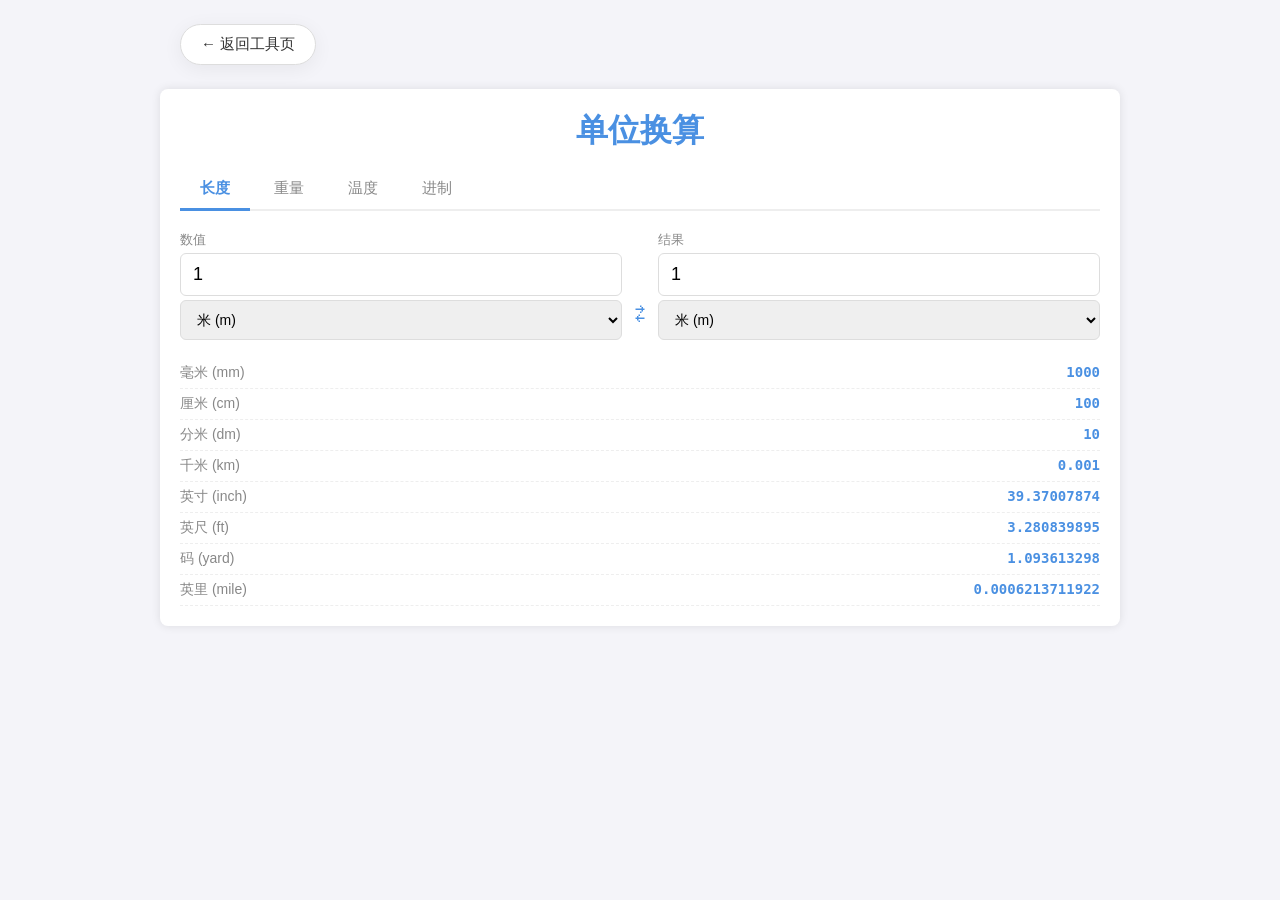
<file: tools/unit-converter/index.html>
<!DOCTYPE html>
<html lang="zh-CN">
<head>
    <meta http-equiv="pragma" content="no-cache" />
    <meta charset="UTF-8">
    <meta name="viewport" content="width=device-width, initial-scale=1.0">
    <link rel="icon" href="data:image/svg+xml,%3Csvg xmlns='http://www.w3.org/2000/svg' viewBox='0 0 100 100'%3E%3Ctext y='.9em' font-size='90'%3E%F0%9F%A7%AD%3C/text%3E%3C/svg%3E">
    <title>单位换算</title>
    <style>
        * { box-sizing: border-box; }
        body { font-family: Arial, sans-serif; background: #f4f4f9; color: #333; margin: 0; padding: 0 16px 40px; }
        .topbar { max-width: 960px; margin: 20px auto 0; padding: 4px 20px;     }
        .topbar button {
            display: inline-flex;
            align-items: center;
            gap: 6px;
            padding: 10px 20px;
            font-size: 15px;
            border: 1px solid #ddd;
            border-radius: 24px;
            background: #fff;
            color: #333;
            cursor: pointer;
            box-shadow: 0 4px 20px rgba(0,0,0,0.06);
            transition: transform 0.15s, box-shadow 0.15s, border-color 0.15s, color 0.15s;
        }
        .topbar button:hover {
            transform: translateX(-2px);
            box-shadow: 0 10px 28px rgba(0,0,0,0.12);
            border-color: #4a90e2;
            color: #4a90e2;
        }
        .container { max-width: 960px; margin: 20px auto; padding: 20px; background: #fff; border-radius: 8px; box-shadow: 0 0 10px rgba(0,0,0,0.1); }
        h1 { color: #4a90e2; margin: 0 0 16px; text-align: center; }
        .tabs { display: flex; gap: 4px; margin-bottom: 20px; border-bottom: 2px solid #eee; }
        .tab { padding: 10px 20px; cursor: pointer; border: none; background: none; font-size: 15px; color: #888; border-bottom: 3px solid transparent; margin-bottom: -2px; }
        .tab.active { color: #4a90e2; border-bottom-color: #4a90e2; font-weight: bold; }
        .panel { display: none; }
        .panel.active { display: block; }
        .conv { display: grid; grid-template-columns: 1fr auto 1fr; gap: 12px; align-items: end; }
        .conv .group { display: flex; flex-direction: column; }
        .conv label { font-size: 13px; color: #888; margin-bottom: 4px; }
        .conv input { padding: 10px 12px; font-size: 18px; border: 1px solid #ddd; border-radius: 6px; width: 100%; }
        .conv select { padding: 10px 12px; font-size: 14px; border: 1px solid #ddd; border-radius: 6px; margin-top: 4px; }
        .arrow { font-size: 24px; color: #4a90e2; padding-bottom: 12px; text-align: center; }
        .batch { margin-top: 18px; }
        .batch-row { display: flex; justify-content: space-between; padding: 6px 0; border-bottom: 1px dashed #eee; font-size: 14px; }
        .batch-row span:first-child { color: #888; }
        .batch-row span:last-child { font-weight: bold; color: #4a90e2; font-family: monospace; }
        .info { font-size: 13px; color: #888; margin: 6px 0; }
    </style>
</head>
<body>
    <div class="topbar"><button onclick="window.location.href='../../index.html'">← 返回工具页</button></div>
    <div class="container">
        <h1>单位换算</h1>
        <div class="tabs">
            <button class="tab active" data-tab="length">长度</button>
            <button class="tab" data-tab="weight">重量</button>
            <button class="tab" data-tab="temp">温度</button>
            <button class="tab" data-tab="base">进制</button>
        </div>

        <div class="panel active" id="panel-length">
            <div class="conv">
                <div class="group">
                    <label>数值</label>
                    <input type="number" id="len-val" value="1">
                    <select id="len-from"></select>
                </div>
                <div class="arrow">⇄</div>
                <div class="group">
                    <label>结果</label>
                    <input type="number" id="len-out" readonly>
                    <select id="len-to"></select>
                </div>
            </div>
            <div class="batch" id="len-batch"></div>
        </div>

        <div class="panel" id="panel-weight">
            <div class="conv">
                <div class="group">
                    <label>数值</label>
                    <input type="number" id="wt-val" value="1">
                    <select id="wt-from"></select>
                </div>
                <div class="arrow">⇄</div>
                <div class="group">
                    <label>结果</label>
                    <input type="number" id="wt-out" readonly>
                    <select id="wt-to"></select>
                </div>
            </div>
            <div class="batch" id="wt-batch"></div>
        </div>

        <div class="panel" id="panel-temp">
            <div class="conv">
                <div class="group">
                    <label>数值</label>
                    <input type="number" id="tmp-val" value="0">
                    <select id="tmp-from">
                        <option value="C">摄氏度 (°C)</option>
                        <option value="F">华氏度 (°F)</option>
                        <option value="K">开尔文 (K)</option>
                    </select>
                </div>
                <div class="arrow">⇄</div>
                <div class="group">
                    <label>结果</label>
                    <input type="number" id="tmp-out" readonly>
                    <select id="tmp-to">
                        <option value="C">摄氏度 (°C)</option>
                        <option value="F" selected>华氏度 (°F)</option>
                        <option value="K">开尔文 (K)</option>
                    </select>
                </div>
            </div>
        </div>

        <div class="panel" id="panel-base">
            <div class="conv">
                <div class="group">
                    <label>输入（支持小数）</label>
                    <input type="text" id="bs-val" value="255">
                    <select id="bs-from">
                        <option value="2">二进制 (2)</option>
                        <option value="8">八进制 (8)</option>
                        <option value="10" selected>十进制 (10)</option>
                        <option value="16">十六进制 (16)</option>
                    </select>
                </div>
                <div class="arrow">⇄</div>
                <div class="group">
                    <label>结果</label>
                    <input type="text" id="bs-out" readonly>
                    <select id="bs-to">
                        <option value="2" selected>二进制 (2)</option>
                        <option value="8">八进制 (8)</option>
                        <option value="10">十进制 (10)</option>
                        <option value="16">十六进制 (16)</option>
                    </select>
                </div>
            </div>
        </div>
    </div>

    <script>
    document.querySelectorAll('.tab').forEach(t => {
        t.onclick = () => {
            document.querySelectorAll('.tab').forEach(x => x.classList.remove('active'));
            document.querySelectorAll('.panel').forEach(x => x.classList.remove('active'));
            t.classList.add('active');
            document.getElementById('panel-' + t.dataset.tab).classList.add('active');
        };
    });

    // ===== 长度（基准：米）=====
    const LEN_UNITS = {
        '毫米 (mm)': 0.001,
        '厘米 (cm)': 0.01,
        '分米 (dm)': 0.1,
        '米 (m)': 1,
        '千米 (km)': 1000,
        '英寸 (inch)': 0.0254,
        '英尺 (ft)': 0.3048,
        '码 (yard)': 0.9144,
        '英里 (mile)': 1609.344,
    };
    // ===== 重量（基准：克）=====
    const WT_UNITS = {
        '毫克 (mg)': 0.001,
        '克 (g)': 1,
        '千克 (kg)': 1000,
        '吨 (t)': 1000000,
        '盎司 (oz)': 28.3495,
        '磅 (lb)': 453.592,
    };

    function fillSelect(sel, units) {
        Object.keys(units).forEach((name, i) => {
            const opt = document.createElement('option');
            opt.value = name; opt.textContent = name;
            if (name.startsWith('米 (') || name.startsWith('克 (')) opt.selected = true;
            sel.appendChild(opt);
        });
    }
    function bindConv(valId, fromId, toId, outId, batchId, units) {
        const val = document.getElementById(valId);
        const from = document.getElementById(fromId);
        const to = document.getElementById(toId);
        const out = document.getElementById(outId);
        const batch = document.getElementById(batchId);
        fillSelect(from, units); fillSelect(to, units);
        function calc() {
            const v = parseFloat(val.value);
            if (isNaN(v)) { out.value = ''; return; }
            const inMeter = v * units[from.value];
            const result = inMeter / units[to.value];
            out.value = +result.toPrecision(10);
            if (batch) {
                batch.innerHTML = '';
                Object.keys(units).forEach(name => {
                    if (name === from.value) return;
                    const r = (v * units[from.value] / units[name]);
                    const row = document.createElement('div');
                    row.className = 'batch-row';
                    row.innerHTML = `<span>${name}</span><span>${+r.toPrecision(10)}</span>`;
                    batch.appendChild(row);
                });
            }
        }
        [val, from, to].forEach(el => el.addEventListener('input', calc));
        calc();
    }
    bindConv('len-val', 'len-from', 'len-to', 'len-out', 'len-batch', LEN_UNITS);
    bindConv('wt-val', 'wt-from', 'wt-to', 'wt-out', 'wt-batch', WT_UNITS);

    // ===== 温度 =====
    const tmpVal = document.getElementById('tmp-val');
    const tmpFrom = document.getElementById('tmp-from');
    const tmpTo = document.getElementById('tmp-to');
    const tmpOut = document.getElementById('tmp-out');
    function toC(v, f) {
        if (f === 'C') return v;
        if (f === 'F') return (v - 32) * 5 / 9;
        if (f === 'K') return v - 273.15;
    }
    function fromC(c, t) {
        if (t === 'C') return c;
        if (t === 'F') return c * 9 / 5 + 32;
        if (t === 'K') return c + 273.15;
    }
    function calcTemp() {
        const v = parseFloat(tmpVal.value);
        if (isNaN(v)) { tmpOut.value = ''; return; }
        tmpOut.value = +fromC(toC(v, tmpFrom.value), tmpTo.value).toFixed(4);
    }
    [tmpVal, tmpFrom, tmpTo].forEach(el => el.addEventListener('input', calcTemp));
    calcTemp();

    // ===== 进制 =====
    const bsVal = document.getElementById('bs-val');
    const bsFrom = document.getElementById('bs-from');
    const bsTo = document.getElementById('bs-to');
    const bsOut = document.getElementById('bs-out');
    function calcBase() {
        const raw = bsVal.value.trim();
        if (!raw) { bsOut.value = ''; return; }
        const from = +bsFrom.value, to = +bsTo.value;
        try {
            // 处理小数：把小数部分按目标进制展开
            const [intPart, fracPart] = raw.split('.');
            const intDec = parseInt(intPart || '0', from);
            if (isNaN(intDec)) throw '整数部分不合法';
            let result = intDec.toString(to).toUpperCase();
            if (fracPart) {
                if (to !== 10) {
                    // 先转十进制小数
                    let dec = intDec;
                    for (let i = 0; i < fracPart.length; i++) {
                        const d = parseInt(fracPart[i], from);
                        if (isNaN(d)) throw '小数部分不合法';
                        dec += d * Math.pow(from, -(i + 1));
                    }
                    // 再转目标进制
                    let fracStr = '';
                    let v = dec - Math.floor(dec);
                    for (let i = 0; i < 12; i++) {
                        v *= to;
                        const d = Math.floor(v);
                        fracStr += d.toString(to).toUpperCase();
                        v -= d;
                        if (v < 1e-12) break;
                    }
                    result = result + '.' + fracStr;
                } else {
                    let fracVal = 0;
                    for (let i = 0; i < fracPart.length; i++) {
                        const d = parseInt(fracPart[i], from);
                        if (isNaN(d)) throw '小数部分不合法';
                        fracVal += d * Math.pow(from, -(i + 1));
                    }
                    result = result + '.' + (intDec + fracVal).toString().split('.')[1] || '';
                    // 简单：直接拼
                    const total = intDec + fracVal;
                    result = total.toString();
                }
            }
            bsOut.value = result;
        } catch (e) {
            bsOut.value = '错误: ' + e;
        }
    }
    [bsVal, bsFrom, bsTo].forEach(el => el.addEventListener('input', calcBase));
    calcBase();
    </script>
</body>
</html>
</file>
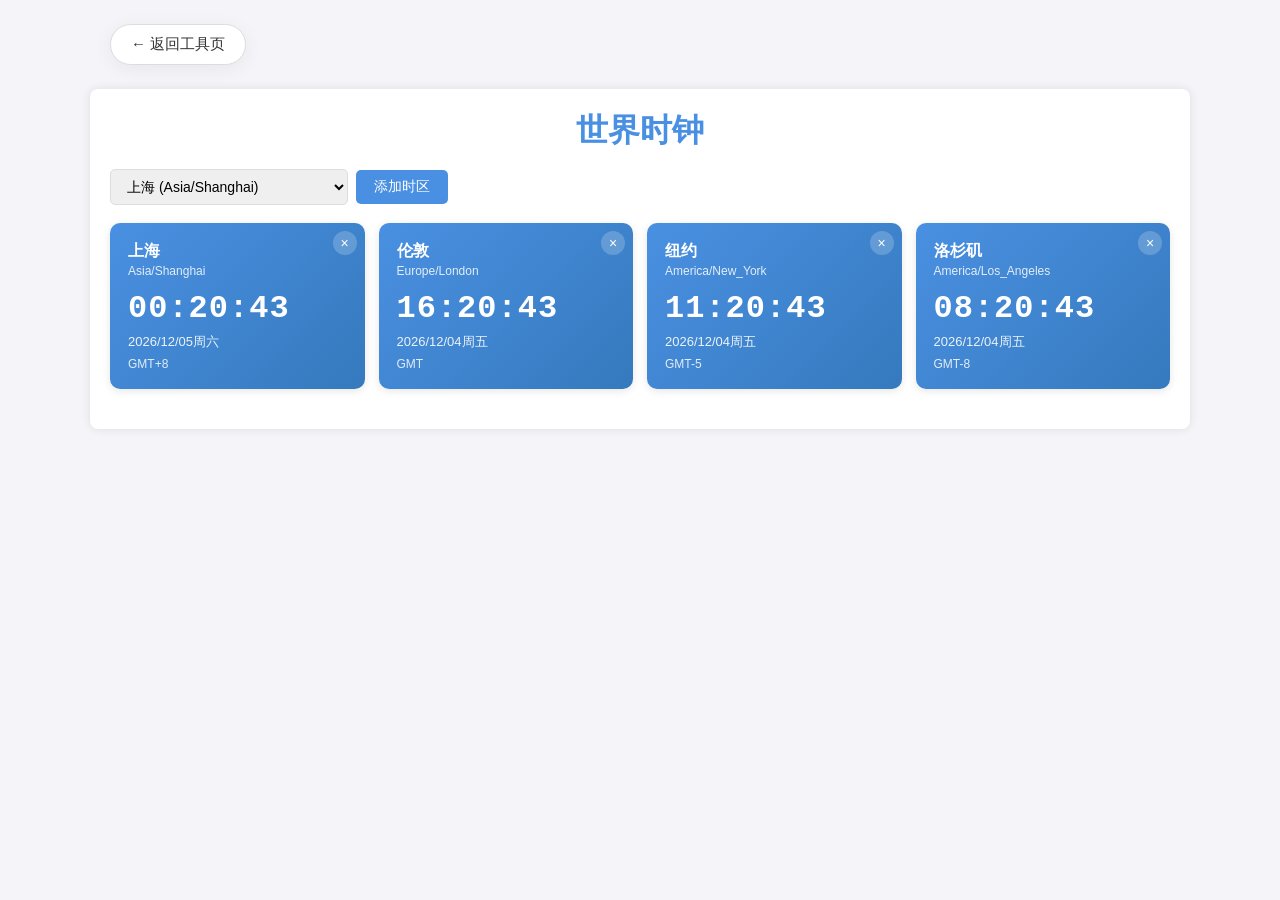
<file: tools/world-clock/index.html>
<!DOCTYPE html>
<html lang="zh-CN">
<head>
    <meta http-equiv="pragma" content="no-cache" />
    <meta charset="UTF-8">
    <meta name="viewport" content="width=device-width, initial-scale=1.0">
    <link rel="icon" href="data:image/svg+xml,%3Csvg xmlns='http://www.w3.org/2000/svg' viewBox='0 0 100 100'%3E%3Ctext y='.9em' font-size='90'%3E%F0%9F%A7%AD%3C/text%3E%3C/svg%3E">
    <title>世界时钟</title>
    <style>
        * { box-sizing: border-box; }
        body { font-family: Arial, sans-serif; background: #f4f4f9; color: #333; margin: 0; padding: 0 16px 40px; }
        .topbar { max-width: 1100px; margin: 20px auto 0; padding: 4px 20px;     }
        .topbar button {
            display: inline-flex;
            align-items: center;
            gap: 6px;
            padding: 10px 20px;
            font-size: 15px;
            border: 1px solid #ddd;
            border-radius: 24px;
            background: #fff;
            color: #333;
            cursor: pointer;
            box-shadow: 0 4px 20px rgba(0,0,0,0.06);
            transition: transform 0.15s, box-shadow 0.15s, border-color 0.15s, color 0.15s;
        }
        .topbar button:hover {
            transform: translateX(-2px);
            box-shadow: 0 10px 28px rgba(0,0,0,0.12);
            border-color: #4a90e2;
            color: #4a90e2;
        }
        .container { max-width: 1100px; margin: 20px auto; padding: 20px; background: #fff; border-radius: 8px; box-shadow: 0 0 10px rgba(0,0,0,0.1); }
        h1 { color: #4a90e2; margin: 0 0 16px; text-align: center; }
        .add-bar { display: flex; gap: 8px; margin-bottom: 18px; flex-wrap: wrap; align-items: center; }
        .add-bar select { padding: 8px 12px; font-size: 14px; border: 1px solid #ddd; border-radius: 5px; }
        .btn { padding: 8px 18px; font-size: 14px; border: none; border-radius: 5px; background: #4a90e2; color: #fff; cursor: pointer; }
        .btn:hover { background: #357ABD; }
        .grid { display: grid; grid-template-columns: repeat(auto-fill, minmax(240px, 1fr)); gap: 14px; }
        .card { background: linear-gradient(135deg, #4a90e2 0%, #357ABD 100%); color: #fff; padding: 18px; border-radius: 10px; box-shadow: 0 2px 8px rgba(0,0,0,0.1); position: relative; }
        .card .city { font-size: 16px; font-weight: bold; }
        .card .tz { font-size: 12px; opacity: 0.85; margin-top: 2px; }
        .card .time { font-size: 32px; font-family: 'Courier New', monospace; font-weight: bold; margin: 12px 0 6px; letter-spacing: 1px; }
        .card .date { font-size: 13px; opacity: 0.9; }
        .card .offset { font-size: 12px; opacity: 0.85; margin-top: 6px; }
        .card .rm { position: absolute; top: 8px; right: 8px; background: rgba(255,255,255,0.2); border: none; color: #fff; width: 24px; height: 24px; border-radius: 50%; cursor: pointer; font-size: 14px; line-height: 1; }
        .card .rm:hover { background: rgba(255,255,255,0.4); }
        .info { font-size: 13px; color: #888; text-align: center; margin-top: 20px; }
    </style>
</head>
<body>
    <div class="topbar"><button onclick="window.location.href='../../index.html'">← 返回工具页</button></div>
    <div class="container">
        <h1>世界时钟</h1>
        <div class="add-bar">
            <select id="tzSelect"></select>
            <button class="btn" id="btnAdd">添加时区</button>
        </div>
        <div class="grid" id="grid"></div>
        <div class="info" id="info"></div>
    </div>
    <script>
    const TZ_CITIES = {
        'Asia/Shanghai': '上海',
        'Asia/Tokyo': '东京',
        'Asia/Singapore': '新加坡',
        'Asia/Dubai': '迪拜',
        'Asia/Kolkata': '孟买',
        'Europe/London': '伦敦',
        'Europe/Paris': '巴黎',
        'Europe/Berlin': '柏林',
        'Europe/Moscow': '莫斯科',
        'America/New_York': '纽约',
        'America/Chicago': '芝加哥',
        'America/Los_Angeles': '洛杉矶',
        'America/Sao_Paulo': '圣保罗',
        'Australia/Sydney': '悉尼',
        'Pacific/Auckland': '奥克兰',
        'UTC': 'UTC',
    };
    const DEFAULT_ZONES = ['Asia/Shanghai', 'Europe/London', 'America/New_York', 'America/Los_Angeles'];
    const STORAGE_KEY = 'worldClockZones';
    let zones = [];

    const grid = document.getElementById('grid');
    const tzSelect = document.getElementById('tzSelect');
    const info = document.getElementById('info');

    function loadZones() {
        try {
            const saved = localStorage.getItem(STORAGE_KEY);
            zones = saved ? JSON.parse(saved) : [...DEFAULT_ZONES];
        } catch { zones = [...DEFAULT_ZONES]; }
    }
    function saveZones() {
        localStorage.setItem(STORAGE_KEY, JSON.stringify(zones));
    }
    function fillSelect() {
        tzSelect.innerHTML = '';
        Object.keys(TZ_CITIES).forEach(tz => {
            const opt = document.createElement('option');
            opt.value = tz; opt.textContent = `${TZ_CITIES[tz]} (${tz})`;
            tzSelect.appendChild(opt);
        });
    }
    function offsetStr(tz) {
        const now = new Date();
        const fmt = new Intl.DateTimeFormat('en-US', { timeZone: tz, timeZoneName: 'shortOffset' });
        const parts = fmt.formatToParts(now);
        const off = parts.find(p => p.type === 'timeZoneName');
        return off ? off.value : '';
    }
    function pad(n) { return n < 10 ? '0' + n : '' + n; }
    function render() {
        grid.innerHTML = '';
        if (zones.length === 0) {
            info.textContent = '没添加任何时区，从上面选一个吧';
            return;
        }
        info.textContent = '';
        const now = new Date();
        zones.forEach(tz => {
            const card = document.createElement('div');
            card.className = 'card';
            const timeFmt = new Intl.DateTimeFormat('en-GB', { timeZone: tz, hour: '2-digit', minute: '2-digit', second: '2-digit', hour12: false });
            const dateFmt = new Intl.DateTimeFormat('zh-CN', { timeZone: tz, year: 'numeric', month: '2-digit', day: '2-digit', weekday: 'short' });
            const t = timeFmt.format(now);
            const d = dateFmt.format(now);
            card.innerHTML = `
                <button class="rm" title="移除">×</button>
                <div class="city">${TZ_CITIES[tz] || tz}</div>
                <div class="tz">${tz}</div>
                <div class="time" data-tz="${tz}">${t}</div>
                <div class="date" data-tz-d="${tz}">${d}</div>
                <div class="offset">${offsetStr(tz)}</div>
            `;
            card.querySelector('.rm').onclick = () => {
                zones = zones.filter(z => z !== tz);
                saveZones();
                render();
            };
            grid.appendChild(card);
        });
    }
    function tick() {
        const now = new Date();
        zones.forEach(tz => {
            const tEl = document.querySelector(`.time[data-tz="${tz}"]`);
            const dEl = document.querySelector(`.date[data-tz-d="${tz}"]`);
            if (!tEl) return;
            const timeFmt = new Intl.DateTimeFormat('en-GB', { timeZone: tz, hour: '2-digit', minute: '2-digit', second: '2-digit', hour12: false });
            const dateFmt = new Intl.DateTimeFormat('zh-CN', { timeZone: tz, year: 'numeric', month: '2-digit', day: '2-digit', weekday: 'short' });
            tEl.textContent = timeFmt.format(now);
            dEl.textContent = dateFmt.format(now);
        });
    }

    document.getElementById('btnAdd').onclick = () => {
        const tz = tzSelect.value;
        if (!zones.includes(tz)) {
            zones.push(tz);
            saveZones();
            render();
        }
    };

    loadZones();
    fillSelect();
    render();
    setInterval(tick, 1000);
    </script>
</body>
</html>
</file>
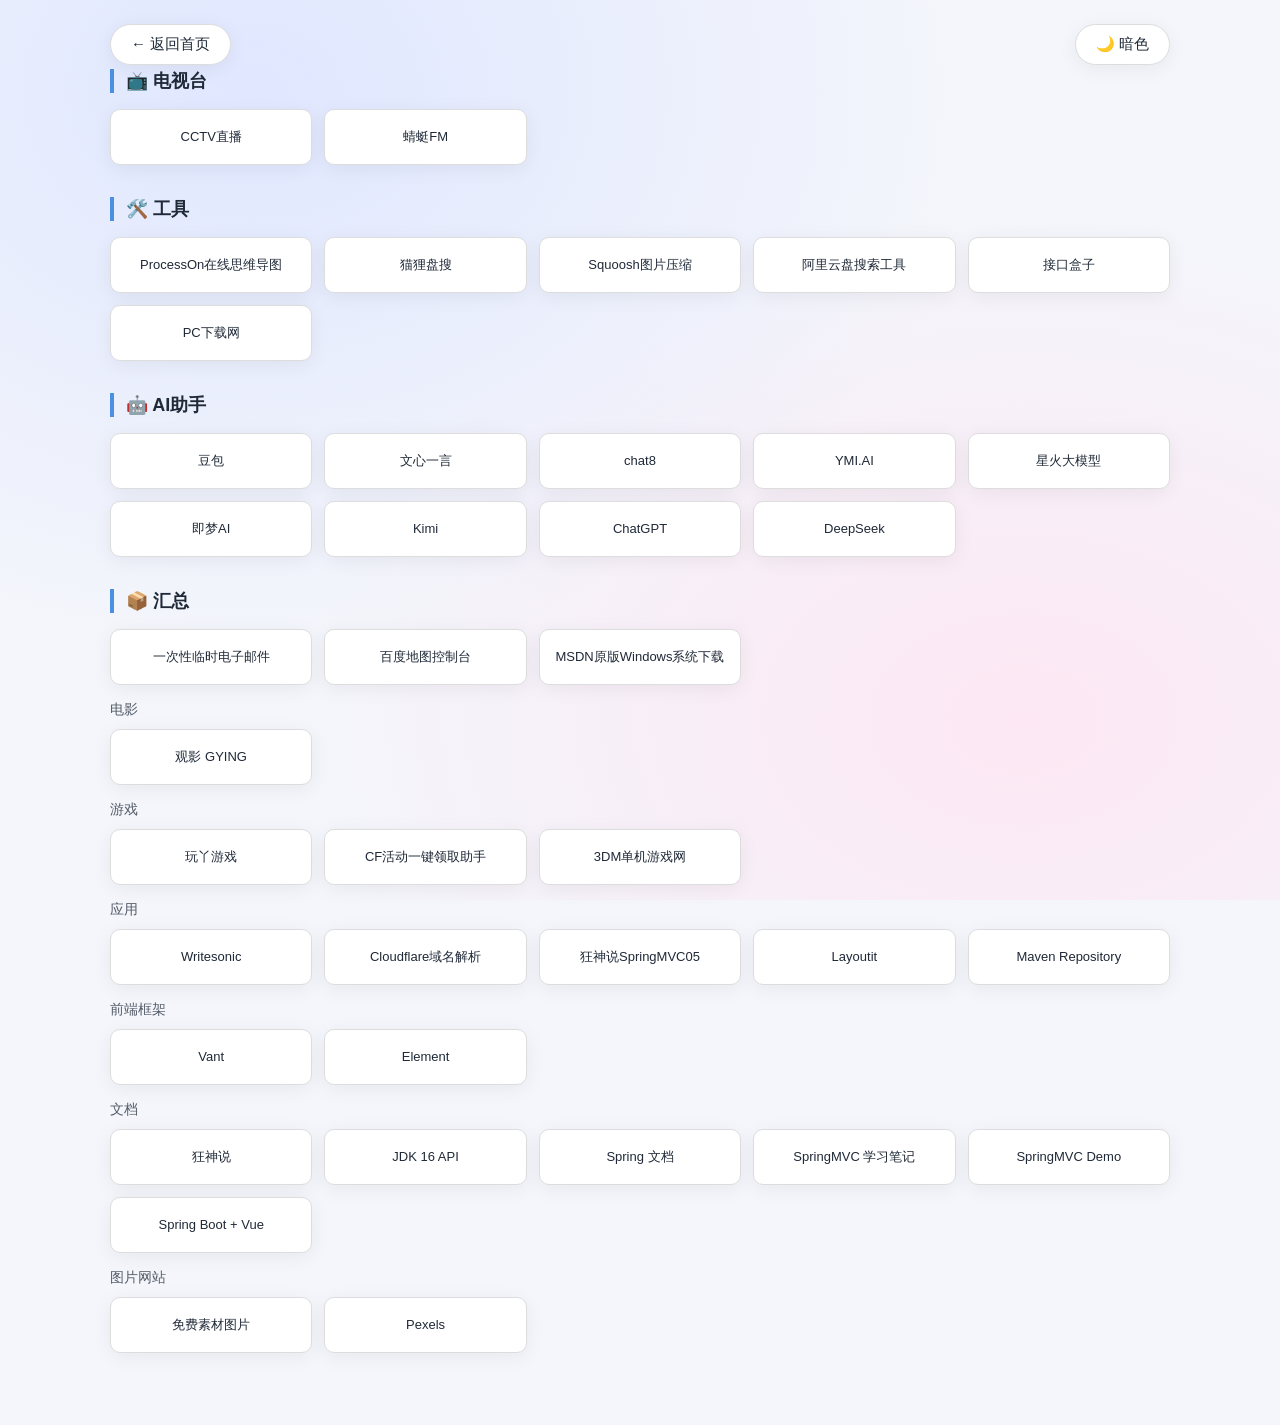
<file: bookmarks.html>
<!DOCTYPE html>
<html lang="zh-CN">
<head>
    <meta charset="UTF-8">
    <meta name="viewport" content="width=device-width, initial-scale=1.0">
    <title>🔖 书签 · 莫移达</title>
    <link rel="icon" href="data:image/svg+xml,%3Csvg xmlns='http://www.w3.org/2000/svg' viewBox='0 0 100 100'%3E%3Ctext y='.9em' font-size='90'%3E%F0%9F%93%96%3C/text%3E%3C/svg%3E">
    <link rel="stylesheet" href="tools/_theme.css">
    <style>
        * { box-sizing: border-box; }
        body { margin: 0; padding: 0 16px 40px; }
        .topbar {
            max-width: 1100px;
            margin: 20px auto 0;
            padding: 4px 20px;
            display: flex;
            justify-content: space-between;
            align-items: center;
        }
        .topbar a, .topbar button {
            display: inline-flex;
            align-items: center;
            gap: 6px;
            padding: 10px 20px;
            font-size: 15px;
            border: 1px solid var(--border);
            border-radius: 24px;
            background: var(--card);
            color: var(--text);
            cursor: pointer;
            box-shadow: var(--shadow);
            transition: transform 0.15s, box-shadow 0.15s, border-color 0.15s, color 0.15s;
            text-decoration: none;
        }
        .topbar a:hover, .topbar button:hover {
            transform: translateX(-2px);
            box-shadow: var(--shadow-hover);
            border-color: var(--accent);
            color: var(--accent);
        }
        .section { max-width: 1100px; margin: 0 auto 32px; padding: 0 20px; }
        .section-title {
            font-size: 18px;
            font-weight: 600;
            color: var(--text);
            margin: 0 0 16px;
            padding-left: 12px;
            border-left: 4px solid var(--accent);
        }
        .subsection-title {
            font-size: 14px;
            font-weight: 500;
            color: var(--text);
            opacity: 0.75;
            margin: 16px 0 10px;
        }
        .grid {
            display: grid;
            grid-template-columns: repeat(auto-fill, minmax(180px, 1fr));
            gap: 12px;
        }
        .card {
            display: flex;
            align-items: center;
            justify-content: center;
            min-height: 56px;
            padding: 12px 14px;
            background: var(--card);
            color: var(--text);
            text-decoration: none;
            border: 1px solid var(--border);
            border-radius: 10px;
            box-shadow: var(--shadow);
            transition: transform 0.15s, box-shadow 0.15s, border-color 0.15s, color 0.15s;
            text-align: center;
            word-break: break-word;
        }
        .card:hover {
            transform: translateY(-2px);
            box-shadow: var(--shadow-hover);
            border-color: var(--accent);
            color: var(--accent);
        }
        .card .name {
            font-size: 13px;
            line-height: 1.4;
        }
        @media (max-width: 600px) {
            .grid { grid-template-columns: repeat(auto-fill, minmax(140px, 1fr)); }
        }
    </style>
</head>
<body>
    <div class="topbar">
        <a href="index.html">← 返回首页</a>
        <button id="themeToggle" type="button">🌙 暗色</button>
    </div>
    <div class="section">
        <div class="section-title">📺 电视台</div>
        <div class="grid">
          <a class="card" href="https://tv.cctv.com/live/index.shtml?spm=C28340.PdNvWY0LYxCP.E3alv6pYzpwM.1" target="_blank" rel="noopener">
            <div class="name">CCTV直播</div>
          </a>
          <a class="card" href="https://www.qtfm.cn/radiopage/3/1" target="_blank" rel="noopener">
            <div class="name">蜻蜓FM</div>
          </a>
        </div>
    </div>

    <div class="section">
        <div class="section-title">🛠️ 工具</div>
        <div class="grid">
          <a class="card" href="https://www.processon.com/" target="_blank" rel="noopener">
            <div class="name">ProcessOn在线思维导图</div>
          </a>
          <a class="card" href="https://www.alipansou.com/" target="_blank" rel="noopener">
            <div class="name">猫狸盘搜</div>
          </a>
          <a class="card" href="https://squoosh.app/" target="_blank" rel="noopener">
            <div class="name">Squoosh图片压缩</div>
          </a>
          <a class="card" href="https://www.yunso.net/" target="_blank" rel="noopener">
            <div class="name">阿里云盘搜索工具</div>
          </a>
          <a class="card" href="https://www.apihz.cn/user/index.php" target="_blank" rel="noopener">
            <div class="name">接口盒子</div>
          </a>
          <a class="card" href="https://www.pcsoft.com.cn/" target="_blank" rel="noopener">
            <div class="name">PC下载网</div>
          </a>
        </div>
    </div>

    <div class="section">
        <div class="section-title">🤖 AI助手</div>
        <div class="grid">
          <a class="card" href="https://www.doubao.com/chat/" target="_blank" rel="noopener">
            <div class="name">豆包</div>
          </a>
          <a class="card" href="https://chat.baidu.com/?enter_type=yiyan_site" target="_blank" rel="noopener">
            <div class="name">文心一言</div>
          </a>
          <a class="card" href="https://chat.chat826.com/#/home" target="_blank" rel="noopener">
            <div class="name">chat8</div>
          </a>
          <a class="card" href="https://ymi.ai/#/chat/chating" target="_blank" rel="noopener">
            <div class="name">YMI.AI</div>
          </a>
          <a class="card" href="https://xinghuo.xfyun.cn/desk" target="_blank" rel="noopener">
            <div class="name">星火大模型</div>
          </a>
          <a class="card" href="https://jimeng.jianying.com/ai-tool/home" target="_blank" rel="noopener">
            <div class="name">即梦AI</div>
          </a>
          <a class="card" href="https://www.kimi.com/" target="_blank" rel="noopener">
            <div class="name">Kimi</div>
          </a>
          <a class="card" href="https://chat.openai.com/c/fcc1d284-ae15-4270-b63c-562df0a05208" target="_blank" rel="noopener">
            <div class="name">ChatGPT</div>
          </a>
          <a class="card" href="https://chat.deepseek.com/" target="_blank" rel="noopener">
            <div class="name">DeepSeek</div>
          </a>
        </div>
    </div>

    <div class="section">
        <div class="section-title">📦 汇总</div>
        <div class="grid">
          <a class="card" href="https://tempmail.plus/zh/#!" target="_blank" rel="noopener">
            <div class="name">一次性临时电子邮件</div>
          </a>
          <a class="card" href="https://lbsyun.baidu.com/apiconsole/center" target="_blank" rel="noopener">
            <div class="name">百度地图控制台</div>
          </a>
          <a class="card" href="https://www.imsdn.cn/" target="_blank" rel="noopener">
            <div class="name">MSDN原版Windows系统下载</div>
          </a>
        </div>
        <div class="subsection-title">电影</div>
        <div class="grid">
          <a class="card" href="https://www.gying.org/" target="_blank" rel="noopener">
            <div class="name">观影 GYING</div>
          </a>
        </div>
        <div class="subsection-title">游戏</div>
        <div class="grid">
          <a class="card" href="https://www.yxk111.com/" target="_blank" rel="noopener">
            <div class="name">玩丫游戏</div>
          </a>
          <a class="card" href="http://www.wyzhushou.com/" target="_blank" rel="noopener">
            <div class="name">CF活动一键领取助手</div>
          </a>
          <a class="card" href="https://www.3dmgame.com/" target="_blank" rel="noopener">
            <div class="name">3DM单机游戏网</div>
          </a>
        </div>
        <div class="subsection-title">应用</div>
        <div class="grid">
          <a class="card" href="https://app.writesonic.com/signup?feature=chatsonic&amp;with_password=true" target="_blank" rel="noopener">
            <div class="name">Writesonic</div>
          </a>
          <a class="card" href="https://dash.cloudflare.com/06f3da38e899cb3ee5797fb9d40cb16b/dangdu.eu.org/dns/records" target="_blank" rel="noopener">
            <div class="name">Cloudflare域名解析</div>
          </a>
          <a class="card" href="https://mp.weixin.qq.com/s?__biz=Mzg2NTAzMTExNg==&amp;mid=2247484004&amp;idx=1&amp;sn=cef9d881d0a8d7db7e8ddc6a380a9a76&amp;scene=19#wechat_redirect" target="_blank" rel="noopener">
            <div class="name">狂神说SpringMVC05</div>
          </a>
          <a class="card" href="https://www.bootcss.com/p/layoutit/" target="_blank" rel="noopener">
            <div class="name">Layoutit</div>
          </a>
          <a class="card" href="https://mvnrepository.com/" target="_blank" rel="noopener">
            <div class="name">Maven Repository</div>
          </a>
        </div>
        <div class="subsection-title">前端框架</div>
        <div class="grid">
          <a class="card" href="https://vant-contrib.gitee.io/vant/v2/#/zh-CN/button" target="_blank" rel="noopener">
            <div class="name">Vant</div>
          </a>
          <a class="card" href="https://element.eleme.cn/#/zh-CN/component/button" target="_blank" rel="noopener">
            <div class="name">Element</div>
          </a>
        </div>
        <div class="subsection-title">文档</div>
        <div class="grid">
          <a class="card" href="http://mp.weixin.qq.com/mp/homepage?__biz=Mzg2NTAzMTExNg==&amp;hid=3&amp;sn=456dc4d66f0726730757e319ffdaa23e&amp;scene=18#wechat_redirect" target="_blank" rel="noopener">
            <div class="name">狂神说</div>
          </a>
          <a class="card" href="https://docs.oracle.com/en/java/javase/16/docs/api/index.html" target="_blank" rel="noopener">
            <div class="name">JDK 16 API</div>
          </a>
          <a class="card" href="https://docs.spring.io/spring-framework/docs/current/reference/html/core.html" target="_blank" rel="noopener">
            <div class="name">Spring 文档</div>
          </a>
          <a class="card" href="https://blog.csdn.net/weixin_44751434/article/details/119358203?spm=1001.2014.3001.5501" target="_blank" rel="noopener">
            <div class="name">SpringMVC 学习笔记</div>
          </a>
          <a class="card" href="https://mowangblog.github.io/SpringMVC-Demo/#/?id=%e4%b8%80%e3%80%81springmvc%e7%ae%80%e4%bb%8b" target="_blank" rel="noopener">
            <div class="name">SpringMVC Demo</div>
          </a>
          <a class="card" href="https://gitee.com/shigen/spring-boot--vue#12-%E4%BE%9D%E8%B5%96%E5%8C%85%E7%9A%84%E5%AE%89%E8%A3%85" target="_blank" rel="noopener">
            <div class="name">Spring Boot + Vue</div>
          </a>
        </div>
        <div class="subsection-title">图片网站</div>
        <div class="grid">
          <a class="card" href="https://unsplash.com/" target="_blank" rel="noopener">
            <div class="name">免费素材图片</div>
          </a>
          <a class="card" href="https://www.pexels.com/zh-cn/" target="_blank" rel="noopener">
            <div class="name">Pexels</div>
          </a>
        </div>
    </div>


    <script src="tools/_theme.js"></script>
</body>
</html>
</file>
<file: tools/_theme.css>
/* 工具子页面共享主题：变量 + 暗色模式 + 基础元素
   与首页 index.html 共用 localStorage('theme')，key = 'dark' | 'light'
   在 <head> 顶部 link 在工具自带的 <style> 之前 */

:root {
    --bg: #f4f6fb;
    --bg-grad-1: #e0e7ff;
    --bg-grad-2: #fce7f3;
    --text: #1f2937;
    --text-soft: #555;
    --text-mute: #888;
    --card: #ffffff;
    --border: #ddd;
    --border-soft: #eee;
    --shadow: 0 4px 20px rgba(0,0,0,0.06);
    --shadow-hover: 0 10px 28px rgba(0,0,0,0.12);
    --accent: #4a90e2;
    --accent-2: #357ABD;
    --code-bg: #fafafa;
    --soft-bg: #f8f9fc;
    --disabled-bg: #ccc;
    --highlight-bg: #fff3e0;
    --highlight-text: #d84315;
    --highlight-border: #ff8e53;
    --err-bg: #fee;
    --err-text: #c62828;
    --err-border: #f44336;
    --success: #4caf50;
    --warning: #f44336;
    --pub-bg: #e3f2fd;
    --pub-text: #1565c0;
    --priv-bg: #fff3e0;
    --priv-text: #ef6c00;
    --special-bg: #f3e5f5;
    --special-text: #6a1b9a;
    --input-bg: #ffffff;
    --input-border: #ddd;
}

[data-theme="dark"] {
    --bg: #0f1115;
    --bg-grad-1: #1a1d2b;
    --bg-grad-2: #2a1a2b;
    --text: #e5e7eb;
    --text-soft: #9ca3af;
    --text-mute: #6b7280;
    --card: #1c1f29;
    --border: rgba(255,255,255,0.12);
    --border-soft: rgba(255,255,255,0.06);
    --shadow: 0 4px 20px rgba(0,0,0,0.4);
    --shadow-hover: 0 10px 28px rgba(0,0,0,0.6);
    --accent: #5ea0f0;
    --accent-2: #4a8ad6;
    --code-bg: #161922;
    --soft-bg: #161922;
    --disabled-bg: #3a3f4d;
    --highlight-bg: #2a1f12;
    --highlight-text: #ffb088;
    --highlight-border: #d77a3a;
    --err-bg: #2a1212;
    --err-text: #f48a8a;
    --err-border: #d14545;
    --success: #66bb6a;
    --warning: #ef5350;
    --pub-bg: #1a2733;
    --pub-text: #6db5f0;
    --priv-bg: #2a1f12;
    --priv-text: #f0a368;
    --special-bg: #1f1429;
    --special-text: #c39bd3;
    --input-bg: #161922;
    --input-border: rgba(255,255,255,0.12);
}

body {
    font-family: -apple-system, BlinkMacSystemFont, "Segoe UI", "PingFang SC", "Hiragino Sans GB", "Microsoft YaHei", Arial, sans-serif;
    background: var(--bg);
    background-image: radial-gradient(at 20% 10%, var(--bg-grad-1) 0%, transparent 50%),
                      radial-gradient(at 80% 80%, var(--bg-grad-2) 0%, transparent 50%);
    background-attachment: fixed;
    color: var(--text);
    transition: background-color 0.3s, color 0.3s;
}

/* 基础控件暗色适配（浏览器原生） */
input, select, textarea, button {
    font-family: inherit;
}
input[type=text], input[type=number], input[type=password], select, textarea {
    background: var(--input-bg);
    color: var(--text);
    border: 1px solid var(--input-border);
    border-radius: 5px;
    padding: 6px 10px;
    transition: border-color 0.15s, background-color 0.3s, color 0.3s;
}
input[type=text]:focus, input[type=number]:focus, select:focus, textarea:focus {
    border-color: var(--accent);
    outline: none;
}
input[type=file] {
    color: var(--text);
}
input[type=range] { accent-color: var(--accent); }
::placeholder { color: var(--text-mute); opacity: 1; }
</file>
